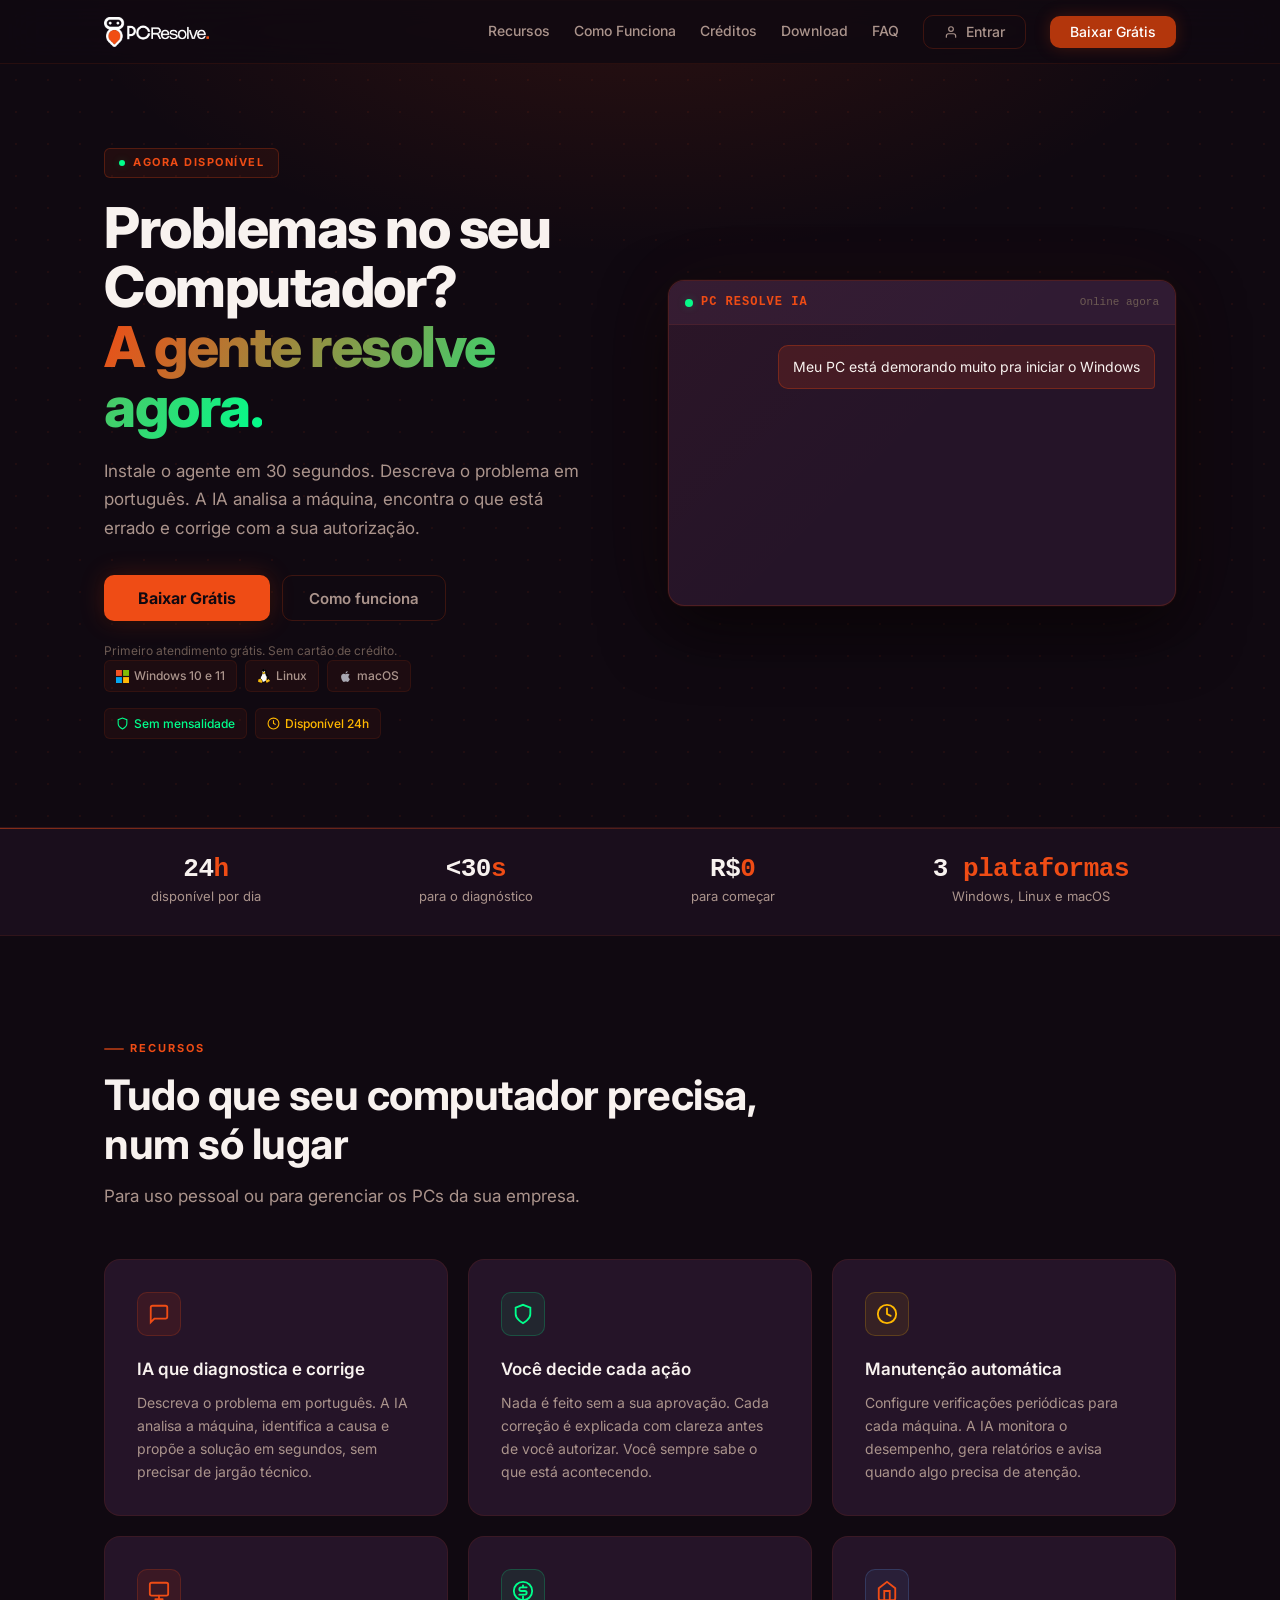
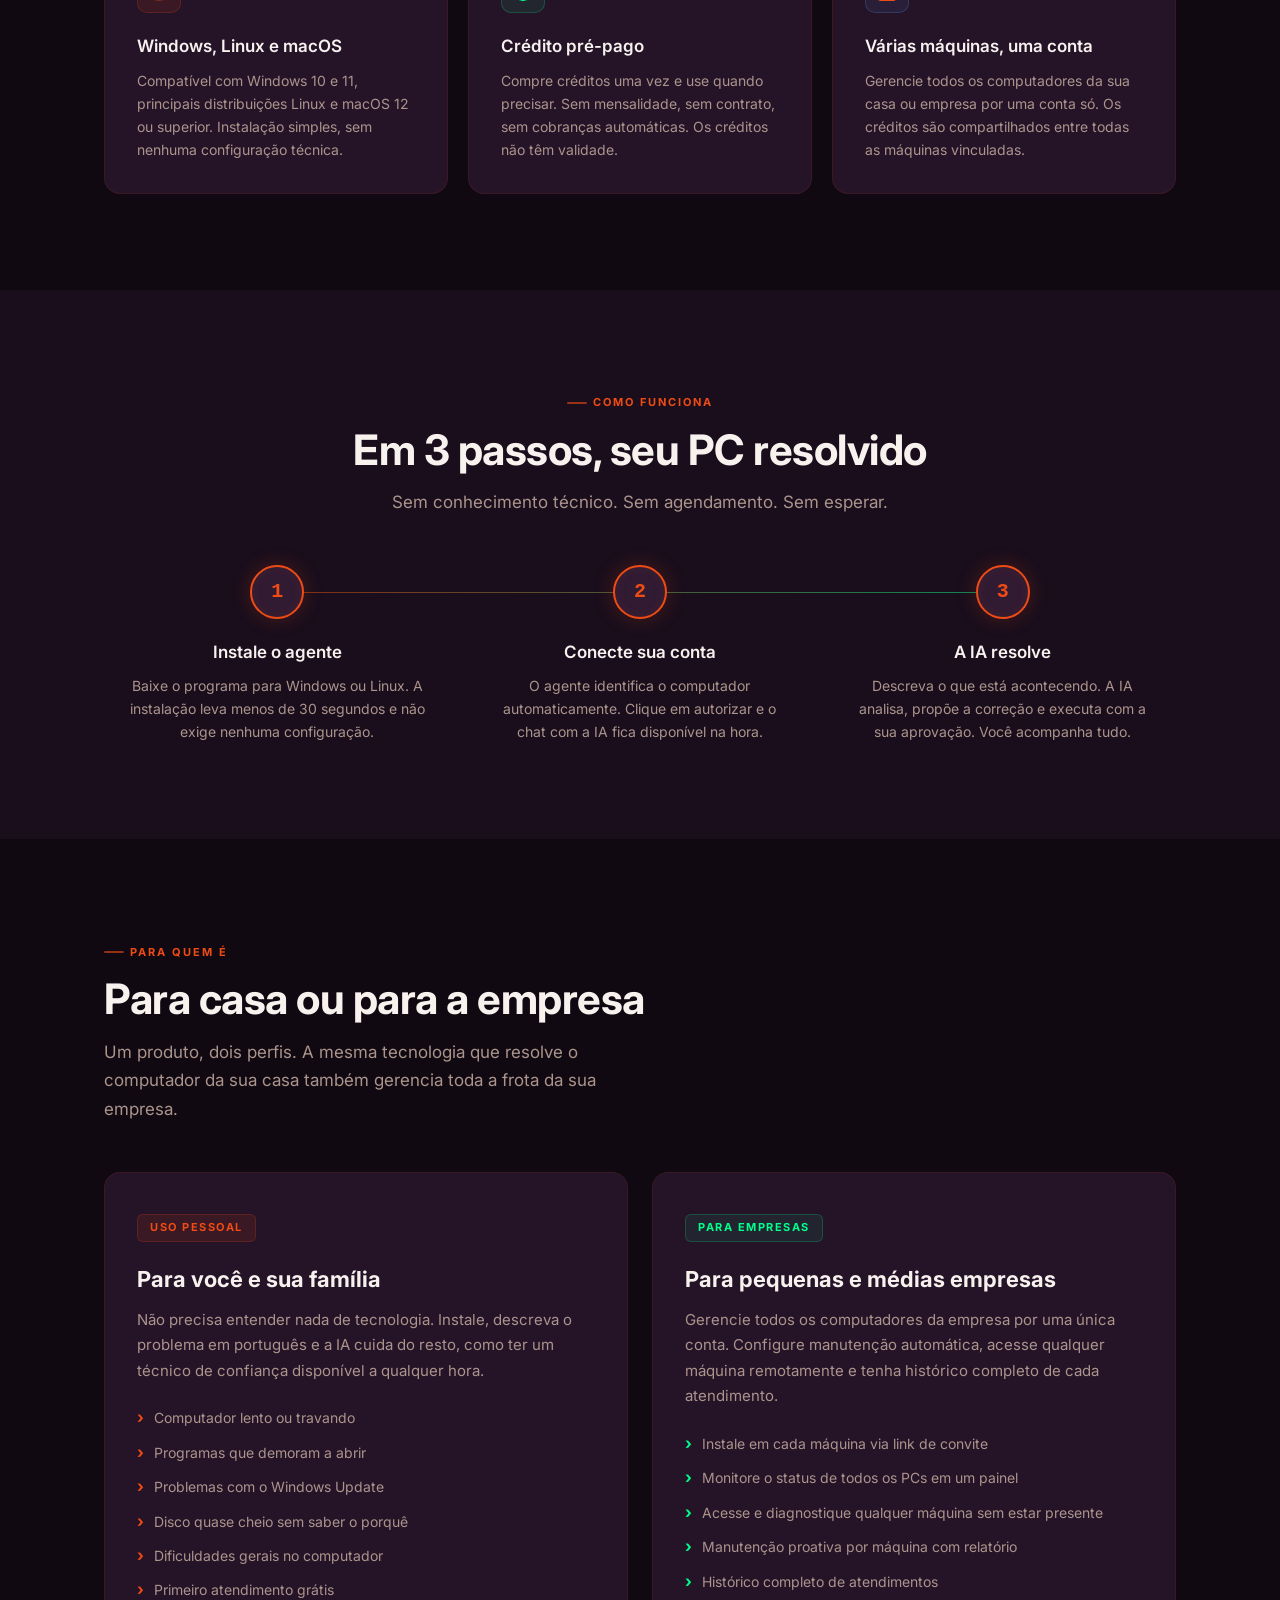
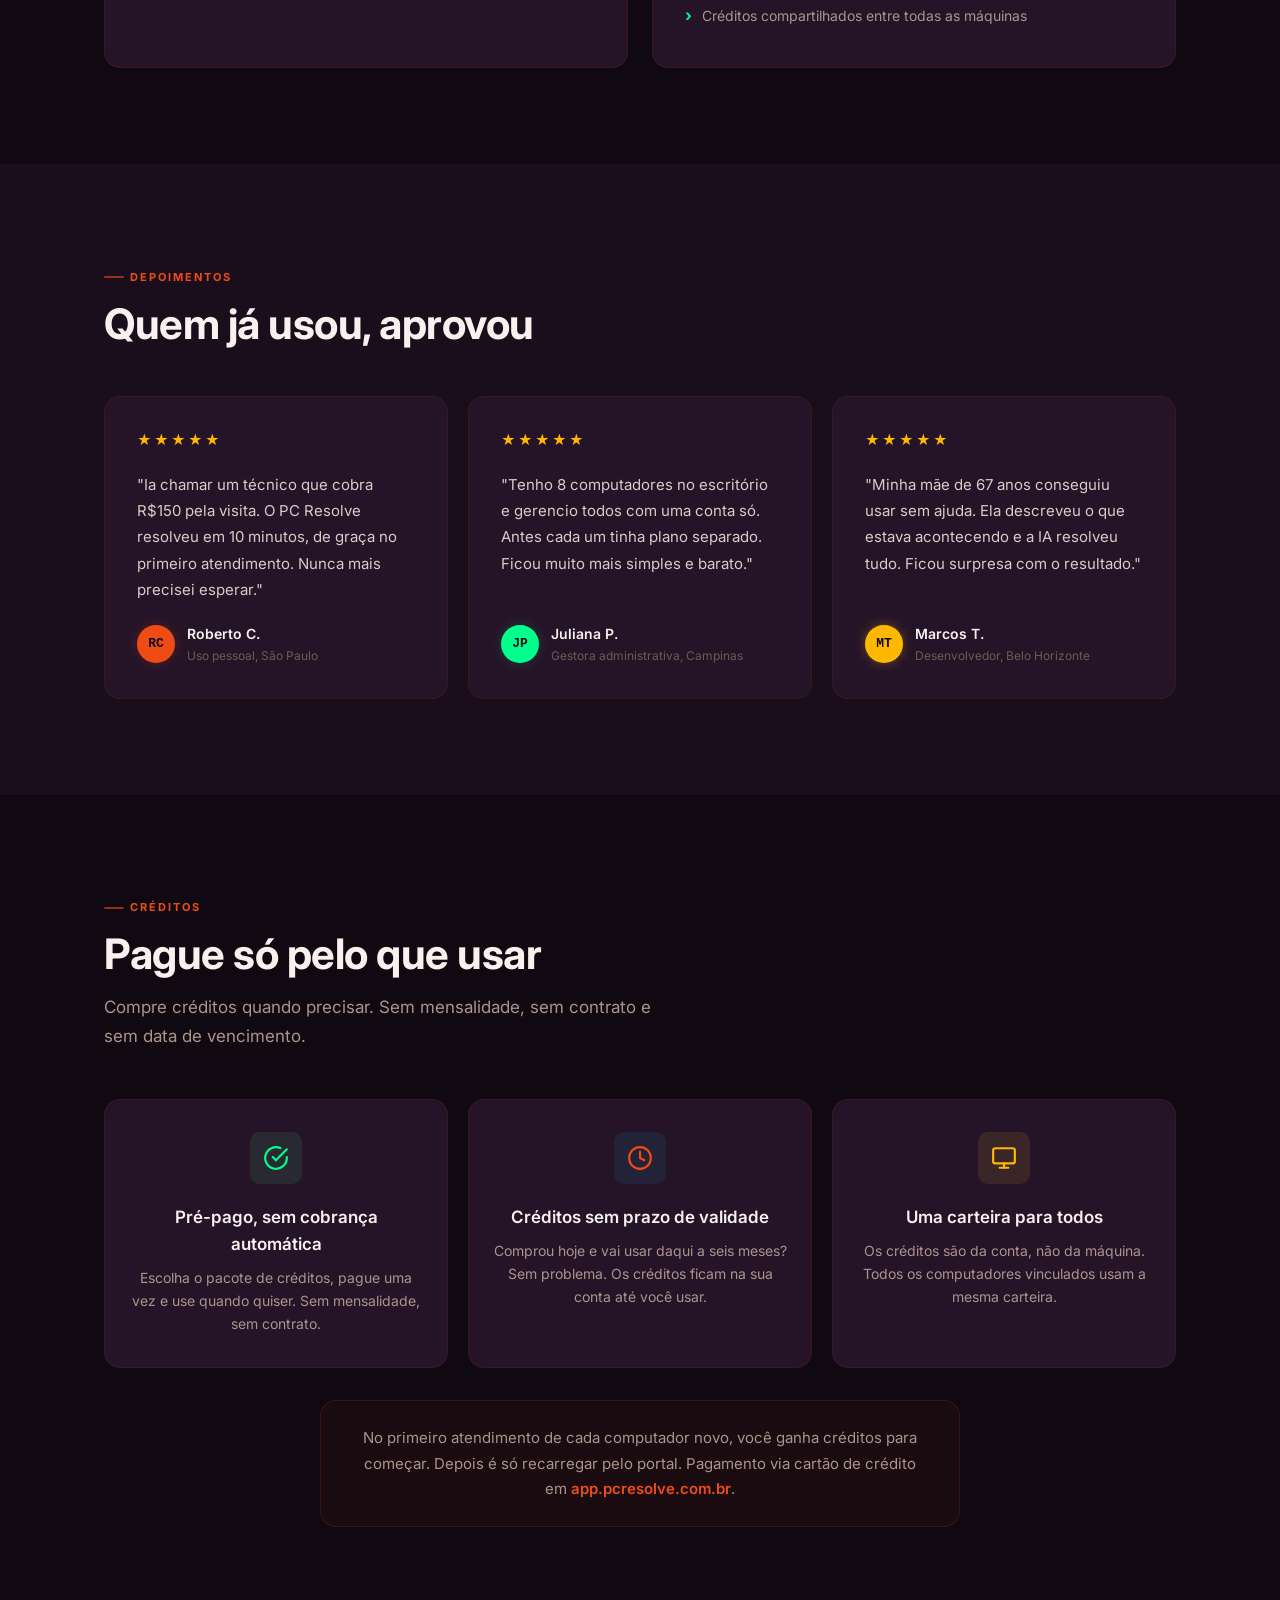
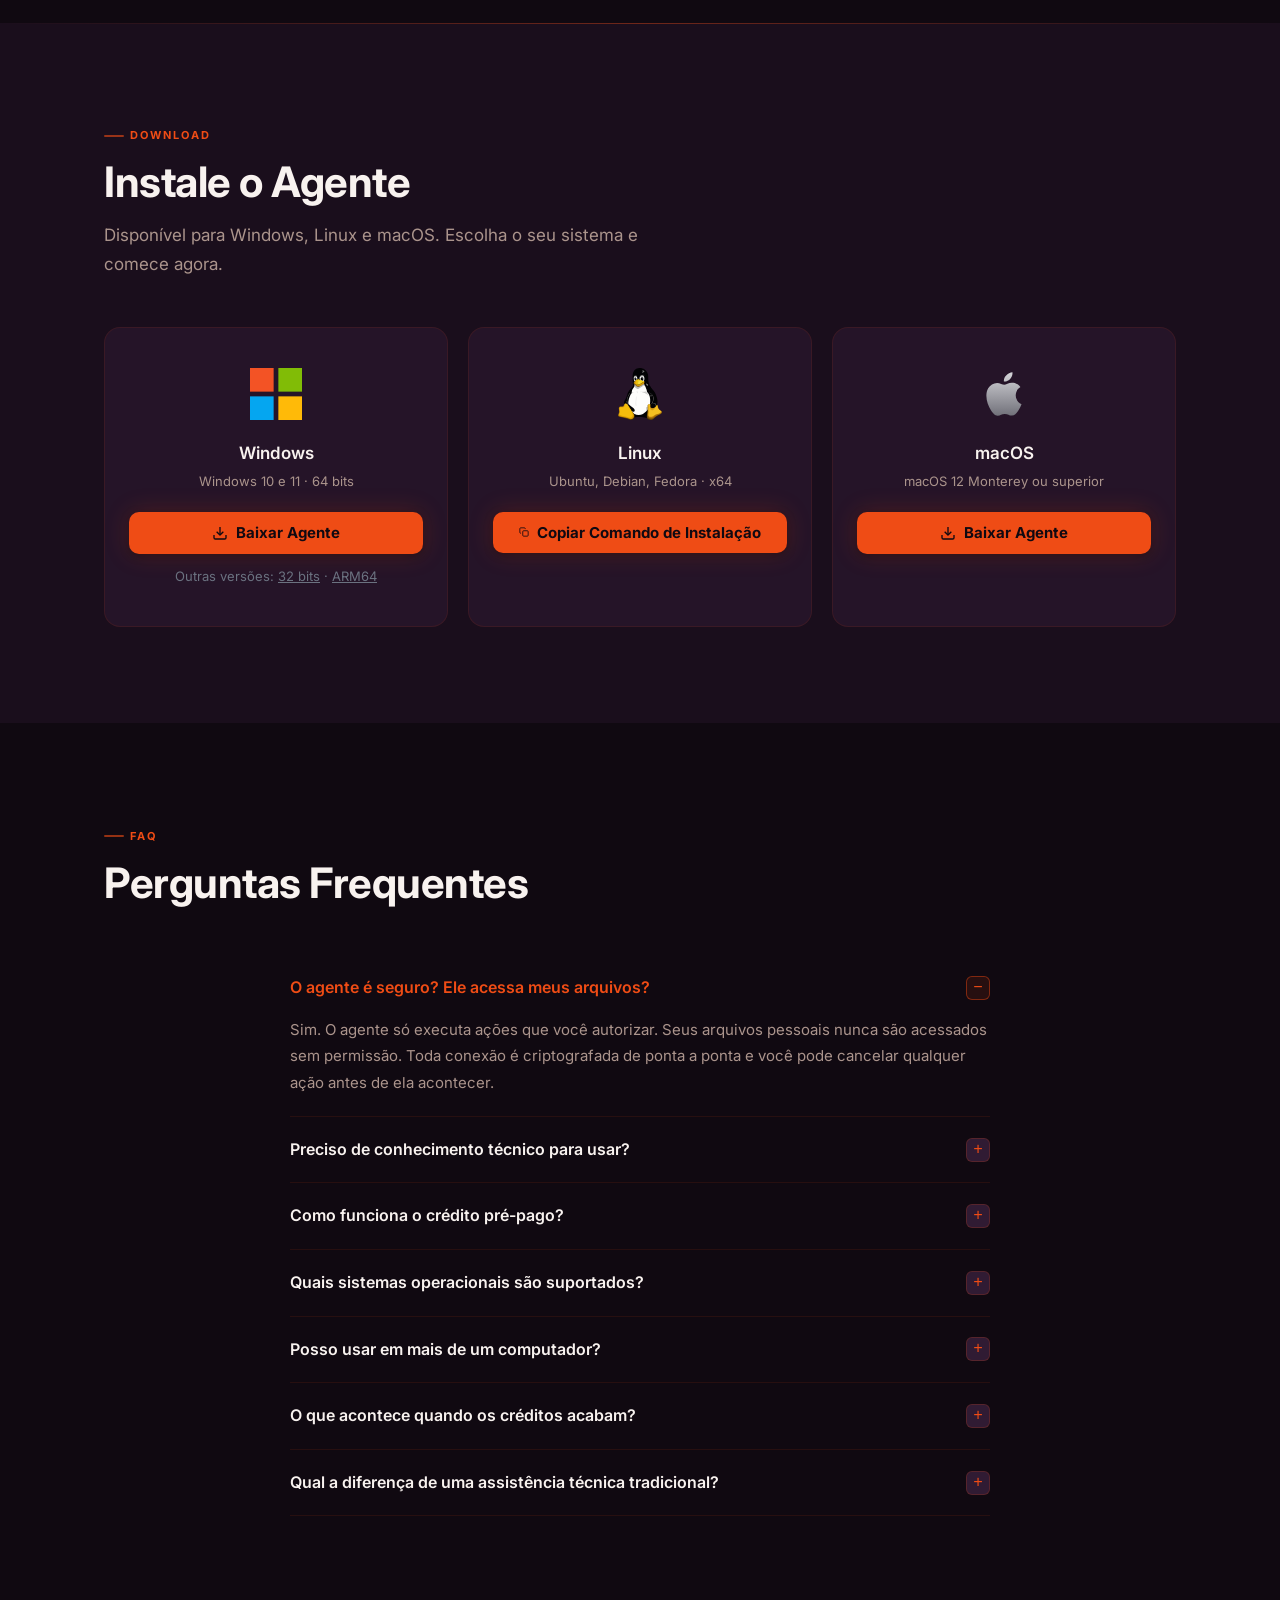
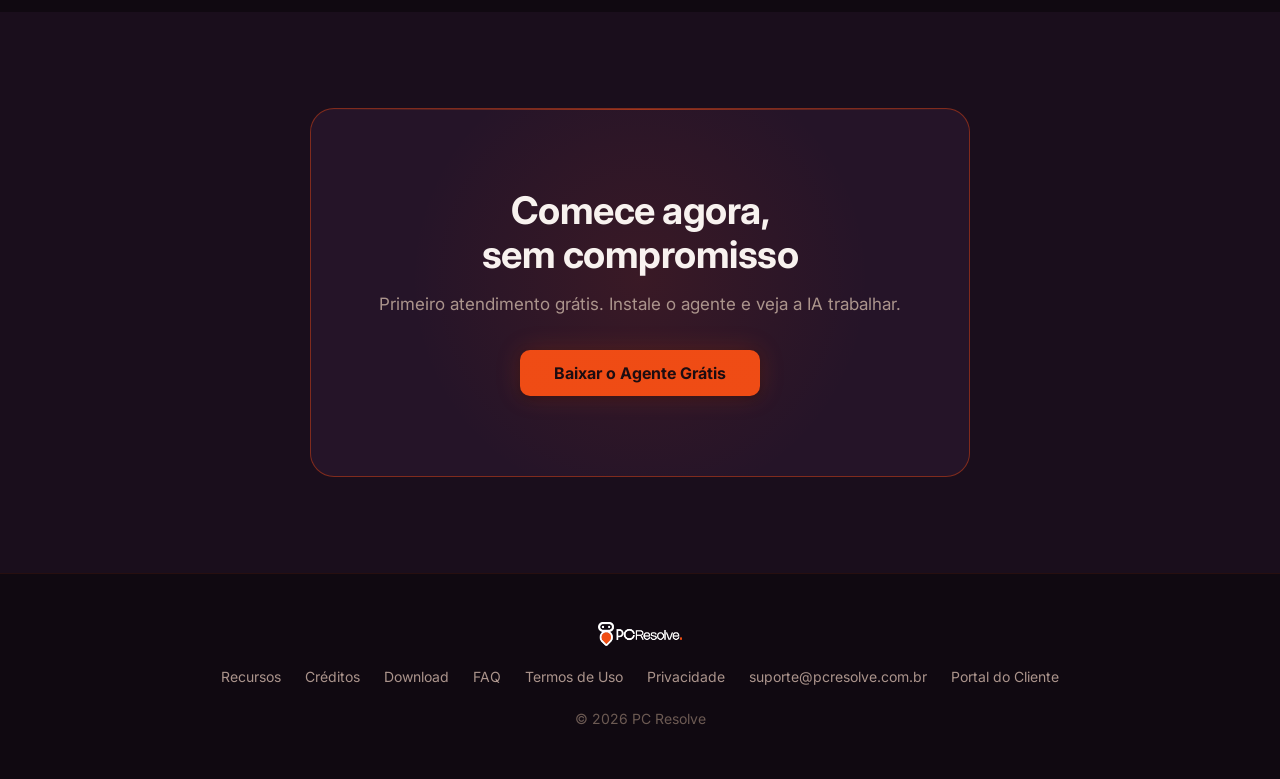
<file: index.html>
<!DOCTYPE html>
<html lang="pt-BR">
<head>
  <meta charset="UTF-8">
  <meta name="viewport" content="width=device-width, initial-scale=1.0">
  <title>PC Resolve — Suporte Inteligente para seu Computador</title>
  <meta name="description" content="IA que diagnostica e resolve problemas do seu computador em segundos. Primeiro atendimento grátis. Crédito pré-pago, sem mensalidade. Funciona no Windows, Linux e macOS.">
  <meta name="keywords" content="suporte remoto, IA, PC, computador, manutenção, inteligência artificial, crédito pré-pago, Windows, Linux">
  <meta name="author" content="PC Resolve">
  <meta name="robots" content="index, follow">
  <link rel="canonical" href="https://pcresolve.com.br/">

  <meta property="og:title" content="PC Resolve — IA que resolve problemas do seu computador">
  <meta property="og:description" content="Diagnóstico em segundos. Correção com a sua autorização. Primeiro atendimento grátis.">
  <meta property="og:url" content="https://pcresolve.com.br/">
  <meta property="og:type" content="website">
  <meta property="og:site_name" content="PC Resolve">

  <meta name="twitter:card" content="summary_large_image">
  <meta name="twitter:title" content="PC Resolve — IA que resolve problemas do seu computador">
  <meta name="twitter:description" content="Diagnóstico em segundos. Correção com a sua autorização. Primeiro atendimento grátis.">

  <script type="application/ld+json">
  {
    "@context": "https://schema.org",
    "@type": "SoftwareApplication",
    "name": "PC Resolve",
    "applicationCategory": "UtilitiesApplication",
    "operatingSystem": "Windows, Linux, macOS",
    "description": "Suporte remoto inteligente com IA. Diagnostica e resolve problemas no computador com a autorização do usuário.",
    "offers": { "@type": "Offer", "description": "Crédito pré-pago a partir de R$19,90", "priceCurrency": "BRL" }
  }
  </script>

  <link rel="icon" type="image/svg+xml" href="img/favicon.svg?v=20260814">
  <link rel="preconnect" href="https://fonts.googleapis.com">
  <link rel="preconnect" href="https://fonts.gstatic.com" crossorigin>
  <link href="https://fonts.googleapis.com/css2?family=Inter:wght@400;500;600;700;800&display=swap" rel="stylesheet">

  <link rel="stylesheet" href="css/variables.css?v=20260814">
  <link rel="stylesheet" href="css/base.css?v=20260814">
  <link rel="stylesheet" href="css/main.css?v=20260814">
</head>
<body>

<!-- ── HEADER ── -->
<header class="header">
  <div class="header__inner">
    <a href="/" class="logo"><img src="/img/logo.png?v=20260814" alt="PC Resolve" class="logo-img"></a>

    <nav class="nav" aria-label="Principal">
      <a href="#recursos">Recursos</a>
      <a href="#como-funciona">Como Funciona</a>
      <a href="#creditos">Créditos</a>
      <a href="#download">Download</a>
      <a href="#faq">FAQ</a>
      <a href="https://app.pcresolve.com.br" class="btn btn-outline" style="padding:9px 20px;font-size:14px;" >
        <svg width="14" height="14" viewBox="0 0 24 24" fill="none" stroke="currentColor" stroke-width="2" stroke-linecap="round" aria-hidden="true">
          <path d="M20 21v-2a4 4 0 0 0-4-4H8a4 4 0 0 0-4 4v2"/>
          <circle cx="12" cy="7" r="4"/>
        </svg>
        Entrar
      </a>
      <a href="#download" class="btn btn-primary" style="padding:9px 20px;font-size:14px;">Baixar Grátis</a>
    </nav>

    <button class="hamburger" id="ham" aria-label="Abrir menu" aria-expanded="false" aria-controls="mobileNav">
      <span></span><span></span><span></span>
    </button>
  </div>
</header>

<nav class="mobile-nav" id="mobileNav" aria-label="Mobile">
  <a href="#recursos">Recursos</a>
  <a href="#como-funciona">Como Funciona</a>
  <a href="#creditos">Créditos</a>
  <a href="#download">Download</a>
  <a href="#faq">FAQ</a>
  <a href="https://app.pcresolve.com.br" class="btn btn-outline" style="margin-top:8px;justify-content:center;" >Entrar no Portal</a>
  <a href="#download" class="btn btn-primary" style="justify-content:center;">Baixar Grátis</a>
</nav>


<!-- ── HERO ── -->
<section class="hero" id="inicio">
  <div class="container">
    <div class="hero__layout">

      <!-- Texto -->
      <div>
        <div class="hero__badge">Agora disponível</div>
        <h1>
          Problemas no seu Computador?<br>
          <span>A gente resolve agora.</span>
        </h1>
        <p class="hero__sub">
          Instale o agente em 30 segundos. Descreva o problema em português.
          A IA analisa a máquina, encontra o que está errado e corrige com a sua autorização.
        </p>
        <div class="hero__cta">
          <a href="#download" class="btn btn-primary btn-lg">Baixar Grátis</a>
          <a href="#como-funciona" class="btn btn-outline">Como funciona</a>
        </div>
        <p class="hero__free-note">Primeiro atendimento grátis. Sem cartão de crédito.</p>
        <div class="hero__pills">
          <span class="pill">
            <svg width="13" height="13" viewBox="0 0 88 88" aria-hidden="true">
              <rect x="0"  y="0"  width="40" height="40" fill="#F35325"/>
              <rect x="48" y="0"  width="40" height="40" fill="#81BC06"/>
              <rect x="0"  y="48" width="40" height="40" fill="#05A6F0"/>
              <rect x="48" y="48" width="40" height="40" fill="#FFBA08"/>
            </svg>
            Windows 10 e 11
          </span>
          <span class="pill">
            <img src="img/tux.svg" width="14" height="14" alt="" aria-hidden="true" style="object-fit:contain;">
            Linux
          </span>
          <span class="pill">
            <svg width="13" height="13" viewBox="0 0 24 24" fill="#A8A8B3" aria-hidden="true">
              <path d="M18.71 19.5c-.83 1.24-1.71 2.45-3.05 2.47-1.34.03-1.77-.79-3.29-.79-1.53 0-2 .77-3.27.82-1.31.05-2.3-1.32-3.14-2.53C4.25 17 2.94 12.45 4.7 9.39c.87-1.52 2.43-2.48 4.12-2.51 1.28-.02 2.5.87 3.29.87.78 0 2.26-1.07 3.81-.92.65.03 2.47.26 3.64 1.98-.09.06-2.17 1.28-2.15 3.81.03 3.02 2.65 4.03 2.68 4.04-.03.07-.42 1.44-1.38 2.83M13 3.5c.73-.83 1.93-1.38 2.9-1.5.14 1.08-.32 2.17-.97 2.92-.7.8-1.86 1.42-2.97 1.33-.16-1.04.32-2.06 1.04-2.75"/>
            </svg>
            macOS
          </span>
          <span class="pill-break"></span>
          <span class="pill" style="color:var(--green);">
            <svg width="13" height="13" viewBox="0 0 24 24" fill="none" stroke="var(--green)" stroke-width="2" aria-hidden="true">
              <path d="M12 22s8-4 8-10V5l-8-3-8 3v7c0 6 8 10 8 10z"/>
            </svg>
            Sem mensalidade
          </span>
          <span class="pill" style="color:var(--amber);">
            <svg width="13" height="13" viewBox="0 0 24 24" fill="none" stroke="var(--amber)" stroke-width="2" aria-hidden="true">
              <circle cx="12" cy="12" r="10"/><path d="M12 6v6l4 2"/>
            </svg>
            Disponível 24h
          </span>
        </div>
      </div>

      <!-- Chat mockup -->
      <div class="chat-window" role="img" aria-label="Demonstração do chat com a IA do PC Resolve">
        <div class="chat-topbar">
          <div class="chat-topbar__dot" aria-hidden="true"></div>
          <span class="chat-topbar__name">PC Resolve IA</span>
          <span class="chat-topbar__status">Online agora</span>
        </div>
        <div class="chat-body" id="chatMessages" aria-live="polite"></div>
        <div class="chat-actions" id="chatActions" style="display:none;">
          <a href="#download" class="btn btn-primary">Autorizar Limpeza</a>
          <button class="btn btn-outline">Ver Detalhes</button>
        </div>
      </div>

    </div>
  </div>
</section>


<!-- ── STATS ── -->
<div class="stats-bar" aria-label="Destaques do produto">
  <div class="stats-bar__inner" data-stagger>
    <div class="stat">
      <div class="stat__value">24<em>h</em></div>
      <div class="stat__label">disponível por dia</div>
    </div>
    <div class="stat">
      <div class="stat__value">&lt;30<em>s</em></div>
      <div class="stat__label">para o diagnóstico</div>
    </div>
    <div class="stat">
      <div class="stat__value">R$<em>0</em></div>
      <div class="stat__label">para começar</div>
    </div>
    <div class="stat">
      <div class="stat__value">3<em> plataformas</em></div>
      <div class="stat__label">Windows, Linux e macOS</div>
    </div>
  </div>
</div>


<!-- ── RECURSOS ── -->
<section id="recursos" class="section">
  <div class="container">
    <span class="label" data-reveal>Recursos</span>
    <h2 data-reveal>Tudo que seu computador precisa,<br>num só lugar</h2>
    <p class="subtitle" data-reveal>Para uso pessoal ou para gerenciar os PCs da sua empresa.</p>

    <div class="features-grid" data-stagger>

      <div class="feature-card">
        <div class="feature-icon feature-icon--cyan" aria-hidden="true">
          <svg width="22" height="22" viewBox="0 0 24 24" fill="none" stroke="var(--cyan)" stroke-width="2" stroke-linecap="round">
            <path d="M21 15a2 2 0 0 1-2 2H7l-4 4V5a2 2 0 0 1 2-2h14a2 2 0 0 1 2 2z"/>
          </svg>
        </div>
        <h3>IA que diagnostica e corrige</h3>
        <p>Descreva o problema em português. A IA analisa a máquina, identifica a causa e propõe a solução em segundos, sem precisar de jargão técnico.</p>
      </div>

      <div class="feature-card">
        <div class="feature-icon feature-icon--green" aria-hidden="true">
          <svg width="22" height="22" viewBox="0 0 24 24" fill="none" stroke="var(--green)" stroke-width="2" stroke-linecap="round">
            <path d="M12 22s8-4 8-10V5l-8-3-8 3v7c0 6 8 10 8 10z"/>
          </svg>
        </div>
        <h3>Você decide cada ação</h3>
        <p>Nada é feito sem a sua aprovação. Cada correção é explicada com clareza antes de você autorizar. Você sempre sabe o que está acontecendo.</p>
      </div>

      <div class="feature-card">
        <div class="feature-icon feature-icon--amber" aria-hidden="true">
          <svg width="22" height="22" viewBox="0 0 24 24" fill="none" stroke="var(--amber)" stroke-width="2" stroke-linecap="round">
            <circle cx="12" cy="12" r="10"/><polyline points="12 6 12 12 16 14"/>
          </svg>
        </div>
        <h3>Manutenção automática</h3>
        <p>Configure verificações periódicas para cada máquina. A IA monitora o desempenho, gera relatórios e avisa quando algo precisa de atenção.</p>
      </div>

      <div class="feature-card">
        <div class="feature-icon feature-icon--cyan" aria-hidden="true">
          <svg width="22" height="22" viewBox="0 0 24 24" fill="none" stroke="var(--cyan)" stroke-width="2" stroke-linecap="round">
            <rect x="2" y="3" width="20" height="14" rx="2"/>
            <line x1="8" y1="21" x2="16" y2="21"/>
            <line x1="12" y1="17" x2="12" y2="21"/>
          </svg>
        </div>
        <h3>Windows, Linux e macOS</h3>
        <p>Compatível com Windows 10 e 11, principais distribuições Linux e macOS 12 ou superior. Instalação simples, sem nenhuma configuração técnica.</p>
      </div>

      <div class="feature-card">
        <div class="feature-icon feature-icon--green" aria-hidden="true">
          <svg width="22" height="22" viewBox="0 0 24 24" fill="none" stroke="var(--green)" stroke-width="2" stroke-linecap="round">
            <circle cx="12" cy="12" r="10"/>
            <path d="M16 8h-6a2 2 0 1 0 0 4h4a2 2 0 1 1 0 4H8"/>
            <line x1="12" y1="18" x2="12" y2="22"/><line x1="12" y1="6" x2="12" y2="8"/>
          </svg>
        </div>
        <h3>Crédito pré-pago</h3>
        <p>Compre créditos uma vez e use quando precisar. Sem mensalidade, sem contrato, sem cobranças automáticas. Os créditos não têm validade.</p>
      </div>

      <div class="feature-card">
        <div class="feature-icon feature-icon--blue" aria-hidden="true">
          <svg width="22" height="22" viewBox="0 0 24 24" fill="none" stroke="var(--cyan)" stroke-width="2" stroke-linecap="round">
            <path d="M3 9l9-7 9 7v11a2 2 0 0 1-2 2H5a2 2 0 0 1-2-2z"/>
            <polyline points="9 22 9 12 15 12 15 22"/>
          </svg>
        </div>
        <h3>Várias máquinas, uma conta</h3>
        <p>Gerencie todos os computadores da sua casa ou empresa por uma conta só. Os créditos são compartilhados entre todas as máquinas vinculadas.</p>
      </div>

    </div>
  </div>
</section>


<!-- ── COMO FUNCIONA ── -->
<section id="como-funciona" class="section section--alt">
  <div class="container" style="text-align:center;">
    <span class="label" data-reveal>Como Funciona</span>
    <h2 data-reveal>Em 3 passos, seu PC resolvido</h2>
    <p class="subtitle" data-reveal style="margin:0 auto;">Sem conhecimento técnico. Sem agendamento. Sem esperar.</p>

    <div class="steps" data-stagger>
      <div class="step">
        <div class="step__num" aria-hidden="true">1</div>
        <h3>Instale o agente</h3>
        <p>Baixe o programa para Windows ou Linux. A instalação leva menos de 30 segundos e não exige nenhuma configuração.</p>
      </div>
      <div class="step">
        <div class="step__num" aria-hidden="true">2</div>
        <h3>Conecte sua conta</h3>
        <p>O agente identifica o computador automaticamente. Clique em autorizar e o chat com a IA fica disponível na hora.</p>
      </div>
      <div class="step">
        <div class="step__num" aria-hidden="true">3</div>
        <h3>A IA resolve</h3>
        <p>Descreva o que está acontecendo. A IA analisa, propõe a correção e executa com a sua aprovação. Você acompanha tudo.</p>
      </div>
    </div>
  </div>
</section>


<!-- ── PARA QUEM ── -->
<section id="para-quem" class="section">
  <div class="container">
    <span class="label" data-reveal>Para quem é</span>
    <h2 data-reveal>Para casa ou para a empresa</h2>
    <p class="subtitle" data-reveal>Um produto, dois perfis. A mesma tecnologia que resolve o computador da sua casa também gerencia toda a frota da sua empresa.</p>

    <div class="audience-grid">

      <div class="audience-card audience-card--personal" data-reveal>
        <span class="audience-tag audience-tag--personal">Uso Pessoal</span>
        <h3>Para você e sua família</h3>
        <p>Não precisa entender nada de tecnologia. Instale, descreva o problema em português e a IA cuida do resto, como ter um técnico de confiança disponível a qualquer hora.</p>
        <ul>
          <li>Computador lento ou travando</li>
          <li>Programas que demoram a abrir</li>
          <li>Problemas com o Windows Update</li>
          <li>Disco quase cheio sem saber o porquê</li>
          <li>Dificuldades gerais no computador</li>
          <li>Primeiro atendimento grátis</li>
        </ul>
      </div>

      <div class="audience-card audience-card--business" data-reveal>
        <span class="audience-tag audience-tag--business">Para Empresas</span>
        <h3>Para pequenas e médias empresas</h3>
        <p>Gerencie todos os computadores da empresa por uma única conta. Configure manutenção automática, acesse qualquer máquina remotamente e tenha histórico completo de cada atendimento.</p>
        <ul>
          <li>Instale em cada máquina via link de convite</li>
          <li>Monitore o status de todos os PCs em um painel</li>
          <li>Acesse e diagnostique qualquer máquina sem estar presente</li>
          <li>Manutenção proativa por máquina com relatório</li>
          <li>Histórico completo de atendimentos</li>
          <li>Créditos compartilhados entre todas as máquinas</li>
        </ul>
      </div>

    </div>
  </div>
</section>


<!-- ── DEPOIMENTOS ── -->
<section id="depoimentos" class="section section--alt">
  <div class="container">
    <span class="label" data-reveal>Depoimentos</span>
    <h2 data-reveal>Quem já usou, aprovou</h2>

    <div class="testimonials-grid" data-stagger>

      <div class="tcard">
        <div class="tcard__stars" aria-label="5 estrelas">★★★★★</div>
        <blockquote>
          "Ia chamar um técnico que cobra R$150 pela visita.
          O PC Resolve resolveu em 10 minutos, de graça no primeiro atendimento.
          Nunca mais precisei esperar."
        </blockquote>
        <div class="tcard__author">
          <div class="avatar avatar--1" aria-hidden="true">RC</div>
          <div>
            <div class="tcard__name">Roberto C.</div>
            <div class="tcard__role">Uso pessoal, São Paulo</div>
          </div>
        </div>
      </div>

      <div class="tcard">
        <div class="tcard__stars" aria-label="5 estrelas">★★★★★</div>
        <blockquote>
          "Tenho 8 computadores no escritório e gerencio todos com uma conta só.
          Antes cada um tinha plano separado.
          Ficou muito mais simples e barato."
        </blockquote>
        <div class="tcard__author">
          <div class="avatar avatar--2" aria-hidden="true">JP</div>
          <div>
            <div class="tcard__name">Juliana P.</div>
            <div class="tcard__role">Gestora administrativa, Campinas</div>
          </div>
        </div>
      </div>

      <div class="tcard">
        <div class="tcard__stars" aria-label="5 estrelas">★★★★★</div>
        <blockquote>
          "Minha mãe de 67 anos conseguiu usar sem ajuda.
          Ela descreveu o que estava acontecendo e a IA resolveu tudo.
          Ficou surpresa com o resultado."
        </blockquote>
        <div class="tcard__author">
          <div class="avatar avatar--3" aria-hidden="true">MT</div>
          <div>
            <div class="tcard__name">Marcos T.</div>
            <div class="tcard__role">Desenvolvedor, Belo Horizonte</div>
          </div>
        </div>
      </div>

    </div>
  </div>
</section>


<!-- ── CRÉDITOS ── -->
<section id="creditos" class="section">
  <div class="container">
    <span class="label" data-reveal>Créditos</span>
    <h2 data-reveal>Pague só pelo que usar</h2>
    <p class="subtitle" data-reveal>Compre créditos quando precisar. Sem mensalidade, sem contrato e sem data de vencimento.</p>

    <div class="credits-grid" data-stagger>

      <div class="credit-card">
        <div class="credit-icon" style="background:rgba(74,222,128,.1);" aria-hidden="true">
          <svg width="26" height="26" viewBox="0 0 24 24" fill="none" stroke="var(--green)" stroke-width="2" stroke-linecap="round">
            <path d="M22 11.08V12a10 10 0 1 1-5.93-9.14"/><polyline points="22 4 12 14.01 9 11.01"/>
          </svg>
        </div>
        <h3>Pré-pago, sem cobrança automática</h3>
        <p>Escolha o pacote de créditos, pague uma vez e use quando quiser. Sem mensalidade, sem contrato.</p>
      </div>

      <div class="credit-card">
        <div class="credit-icon" style="background:rgba(0,200,255,.08);" aria-hidden="true">
          <svg width="26" height="26" viewBox="0 0 24 24" fill="none" stroke="var(--cyan)" stroke-width="2" stroke-linecap="round">
            <circle cx="12" cy="12" r="10"/><path d="M12 6v6l4 2"/>
          </svg>
        </div>
        <h3>Créditos sem prazo de validade</h3>
        <p>Comprou hoje e vai usar daqui a seis meses? Sem problema. Os créditos ficam na sua conta até você usar.</p>
      </div>

      <div class="credit-card">
        <div class="credit-icon" style="background:rgba(251,191,36,.1);" aria-hidden="true">
          <svg width="26" height="26" viewBox="0 0 24 24" fill="none" stroke="var(--amber)" stroke-width="2" stroke-linecap="round">
            <rect x="2" y="3" width="20" height="14" rx="2"/>
            <line x1="8" y1="21" x2="16" y2="21"/>
            <line x1="12" y1="17" x2="12" y2="21"/>
          </svg>
        </div>
        <h3>Uma carteira para todos</h3>
        <p>Os créditos são da conta, não da máquina. Todos os computadores vinculados usam a mesma carteira.</p>
      </div>

    </div>

    <div class="credits-note" data-reveal>
      <p>
        No primeiro atendimento de cada computador novo, você ganha créditos para começar.
        Depois é só recarregar pelo portal.
        Pagamento via cartão de crédito em <strong>app.pcresolve.com.br</strong>.
      </p>
    </div>
  </div>
</section>


<!-- ── DOWNLOAD ── -->
<section id="download" class="section section--alt">
  <div class="container">
    <span class="label" data-reveal>Download</span>
    <h2 data-reveal>Instale o Agente</h2>
    <p class="subtitle" data-reveal>Disponível para Windows, Linux e macOS. Escolha o seu sistema e comece agora.</p>

    <div class="download-grid" data-stagger>

      <!-- Windows -->
      <div class="dl-card">
        <svg class="dl-icon" viewBox="0 0 88 88" aria-label="Windows">
          <rect x="0"  y="0"  width="40" height="40" fill="#F35325"/>
          <rect x="48" y="0"  width="40" height="40" fill="#81BC06"/>
          <rect x="0"  y="48" width="40" height="40" fill="#05A6F0"/>
          <rect x="48" y="48" width="40" height="40" fill="#FFBA08"/>
        </svg>
        <h3>Windows</h3>
        <p class="dl-card__sub">Windows 10 e 11 &middot; 64 bits</p>
        <a href="https://agent.pcresolve.com.br/meshagents?id=4&meshid=3gFf9xLcAVQbP5UkUNbaIDnngGXtoMfnkz04IT$pzXX5CfObIS6HZMTgv56tsGeWc9dfHAOkpSKBZpvux06Tjrgf0240DbXNYYUEWoXBi5nSpyDWf8KHNPqzEhvBMiy2w2ke64qauuVndZCaFUwH0nCaDhDSsw==" class="btn btn-primary" style="width:100%;" download>
          <svg width="16" height="16" viewBox="0 0 24 24" fill="none" stroke="currentColor" stroke-width="2" aria-hidden="true">
            <path d="M21 15v4a2 2 0 0 1-2 2H5a2 2 0 0 1-2-2v-4"/>
            <polyline points="7 10 12 15 17 10"/>
            <line x1="12" y1="15" x2="12" y2="3"/>
          </svg>
          Baixar Agente
        </a>
        <p class="dl-card__alt" style="margin-top:12px;font-size:13px;color:#6b7280;">
          Outras versões:
          <a href="https://agent.pcresolve.com.br/meshagents?id=3&meshid=3gFf9xLcAVQbP5UkUNbaIDnngGXtoMfnkz04IT$pzXX5CfObIS6HZMTgv56tsGeWc9dfHAOkpSKBZpvux06Tjrgf0240DbXNYYUEWoXBi5nSpyDWf8KHNPqzEhvBMiy2w2ke64qauuVndZCaFUwH0nCaDhDSsw==" download>32 bits</a>
          &middot;
          <a href="https://agent.pcresolve.com.br/meshagents?id=43&meshid=3gFf9xLcAVQbP5UkUNbaIDnngGXtoMfnkz04IT$pzXX5CfObIS6HZMTgv56tsGeWc9dfHAOkpSKBZpvux06Tjrgf0240DbXNYYUEWoXBi5nSpyDWf8KHNPqzEhvBMiy2w2ke64qauuVndZCaFUwH0nCaDhDSsw==" download>ARM64</a>
        </p>
      </div>

      <!-- Linux -->
      <div class="dl-card">
        <img class="dl-icon" src="img/tux.svg" alt="Linux (Tux)">
        <h3>Linux</h3>
        <p class="dl-card__sub">Ubuntu, Debian, Fedora &middot; x64</p>
        <button
          class="btn btn-primary"
          style="width:100%;"
          data-copy="(wget &quot;https://agent.pcresolve.com.br/meshagents?script=1&quot; --no-check-certificate -O ./meshinstall.sh || wget &quot;https://agent.pcresolve.com.br/meshagents?script=1&quot; --no-proxy --no-check-certificate -O ./meshinstall.sh) &amp;&amp; chmod 755 ./meshinstall.sh &amp;&amp; sudo -E ./meshinstall.sh https://agent.pcresolve.com.br '3gFf9xLcAVQbP5UkUNbaIDnngGXtoMfnkz04IT$pzXX5CfObIS6HZMTgv56tsGeWc9dfHAOkpSKBZpvux06Tjrgf0240DbXNYYUEWoXBi5nSpyDWf8KHNPqzEhvBMiy2w2ke64qauuVndZCaFUwH0nCaDhDSsw==' || ./meshinstall.sh https://agent.pcresolve.com.br '3gFf9xLcAVQbP5UkUNbaIDnngGXtoMfnkz04IT$pzXX5CfObIS6HZMTgv56tsGeWc9dfHAOkpSKBZpvux06Tjrgf0240DbXNYYUEWoXBi5nSpyDWf8KHNPqzEhvBMiy2w2ke64qauuVndZCaFUwH0nCaDhDSsw=='"
          aria-label="Copiar comando de instalação"
        >
          <svg width="14" height="14" viewBox="0 0 24 24" fill="none" stroke="currentColor" stroke-width="2" aria-hidden="true">
            <rect x="9" y="9" width="13" height="13" rx="2"/>
            <path d="M5 15H4a2 2 0 0 1-2-2V4a2 2 0 0 1 2-2h9a2 2 0 0 1 2 2v1"/>
          </svg>
          Copiar Comando de Instalação
        </button>
      </div>

      <!-- macOS -->
      <div class="dl-card">
        <svg class="dl-icon" viewBox="0 0 24 24" aria-label="macOS">
          <defs>
            <linearGradient id="appleGrad" x1="0" y1="0" x2="0" y2="1">
              <stop offset="0%" stop-color="#d4d4d8"/>
              <stop offset="100%" stop-color="#71717a"/>
            </linearGradient>
          </defs>
          <path fill="url(#appleGrad)" d="M18.71 19.5c-.83 1.24-1.71 2.45-3.05 2.47-1.34.03-1.77-.79-3.29-.79-1.53 0-2 .77-3.27.82-1.31.05-2.3-1.32-3.14-2.53C4.25 17 2.94 12.45 4.7 9.39c.87-1.52 2.43-2.48 4.12-2.51 1.28-.02 2.5.87 3.29.87.78 0 2.26-1.07 3.81-.92.65.03 2.47.26 3.64 1.98-.09.06-2.17 1.28-2.15 3.81.03 3.02 2.65 4.03 2.68 4.04-.03.07-.42 1.44-1.38 2.83M13 3.5c.73-.83 1.93-1.38 2.9-1.5.14 1.08-.32 2.17-.97 2.92-.7.8-1.86 1.42-2.97 1.33-.16-1.04.32-2.06 1.04-2.75"/>
        </svg>
        <h3>macOS</h3>
        <p class="dl-card__sub">macOS 12 Monterey ou superior</p>
        <a href="https://agent.pcresolve.com.br/meshosxagent?id=10005&meshid=3gFf9xLcAVQbP5UkUNbaIDnngGXtoMfnkz04IT$pzXX5CfObIS6HZMTgv56tsGeWc9dfHAOkpSKBZpvux06Tjrgf0240DbXNYYUEWoXBi5nSpyDWf8KHNPqzEhvBMiy2w2ke64qauuVndZCaFUwH0nCaDhDSsw==" class="btn btn-primary" style="width:100%;">
          <svg width="16" height="16" viewBox="0 0 24 24" fill="none" stroke="currentColor" stroke-width="2" aria-hidden="true">
            <path d="M21 15v4a2 2 0 0 1-2 2H5a2 2 0 0 1-2-2v-4"/>
            <polyline points="7 10 12 15 17 10"/>
            <line x1="12" y1="15" x2="12" y2="3"/>
          </svg>
          Baixar Agente
        </a>
      </div>

    </div>
  </div>
</section>


<!-- ── FAQ ── -->
<section id="faq" class="section">
  <div class="container">
    <span class="label" data-reveal>FAQ</span>
    <h2 data-reveal>Perguntas Frequentes</h2>

    <div class="faq-list" data-reveal>

      <details open>
        <summary>
          O agente é seguro? Ele acessa meus arquivos?
          <span class="faq-toggle" aria-hidden="true"></span>
        </summary>
        <p>
          Sim. O agente só executa ações que você autorizar.
          Seus arquivos pessoais nunca são acessados sem permissão.
          Toda conexão é criptografada de ponta a ponta e você pode cancelar qualquer ação antes de ela acontecer.
        </p>
      </details>

      <details>
        <summary>
          Preciso de conhecimento técnico para usar?
          <span class="faq-toggle" aria-hidden="true"></span>
        </summary>
        <p>
          Não. Você só precisa descrever o problema em português, como se estivesse conversando com um especialista.
          A IA entende e cuida do diagnóstico.
          Exemplo: "Meu PC demora muito pra ligar" já é o suficiente.
        </p>
      </details>

      <details>
        <summary>
          Como funciona o crédito pré-pago?
          <span class="faq-toggle" aria-hidden="true"></span>
        </summary>
        <p>
          Você compra créditos uma vez e usa quando precisar.
          Cada conversa com a IA consome créditos conforme o processamento.
          Os créditos não têm prazo de validade. Quando acabar, é só recarregar pelo portal.
        </p>
      </details>

      <details>
        <summary>
          Quais sistemas operacionais são suportados?
          <span class="faq-toggle" aria-hidden="true"></span>
        </summary>
        <p>
          Windows 10 e 11 (64 bits), Linux (Ubuntu, Debian, Fedora e distribuições compatíveis) e macOS 12 Monterey ou superior.
        </p>
      </details>

      <details>
        <summary>
          Posso usar em mais de um computador?
          <span class="faq-toggle" aria-hidden="true"></span>
        </summary>
        <p>
          Sim. Uma conta pode ter várias máquinas vinculadas.
          Os créditos são compartilhados entre todos os computadores da mesma conta.
          Ideal para famílias e pequenas empresas.
        </p>
      </details>

      <details>
        <summary>
          O que acontece quando os créditos acabam?
          <span class="faq-toggle" aria-hidden="true"></span>
        </summary>
        <p>
          O agente avisa quando o saldo estiver baixo.
          Quando os créditos acabam, novas interações com a IA ficam pausadas.
          É só recarregar pelo portal para retomar de onde parou.
        </p>
      </details>

      <details>
        <summary>
          Qual a diferença de uma assistência técnica tradicional?
          <span class="faq-toggle" aria-hidden="true"></span>
        </summary>
        <p>
          A assistência técnica tradicional exige agendamento, deslocamento e tempo de espera.
          O PC Resolve está disponível a qualquer hora, responde em segundos e você paga só pelo que usar.
          Sem taxa de visita, sem valor mínimo.
        </p>
      </details>

    </div>
  </div>
</section>


<!-- ── CTA FINAL ── -->
<section id="cta" class="section section--alt cta-section">
  <div class="container">
    <div class="cta-box" data-reveal>
      <h2>Comece agora,<br>sem compromisso</h2>
      <p>Primeiro atendimento grátis. Instale o agente e veja a IA trabalhar.</p>
      <a href="#download" class="btn btn-primary btn-lg">Baixar o Agente Grátis</a>
    </div>
  </div>
</section>


<!-- ── FOOTER ── -->
<footer class="footer">
  <div class="footer__inner">
    <a href="/" class="logo logo--footer"><img src="/img/logo.png?v=20260814" alt="PC Resolve" class="logo-img"></a>
    <div class="footer__links">
      <a href="#recursos">Recursos</a>
      <a href="#creditos">Créditos</a>
      <a href="#download">Download</a>
      <a href="#faq">FAQ</a>
      <a href="termos.html">Termos de Uso</a>
      <a href="privacidade.html">Privacidade</a>
      <a href="mailto:suporte@pcresolve.com.br">suporte@pcresolve.com.br</a>
      <a href="https://app.pcresolve.com.br">Portal do Cliente</a>
    </div>
    <p>© 2026 PC Resolve</p>
  </div>
</footer>


<script src="js/main.js"></script>
</body>
</html>
</file>
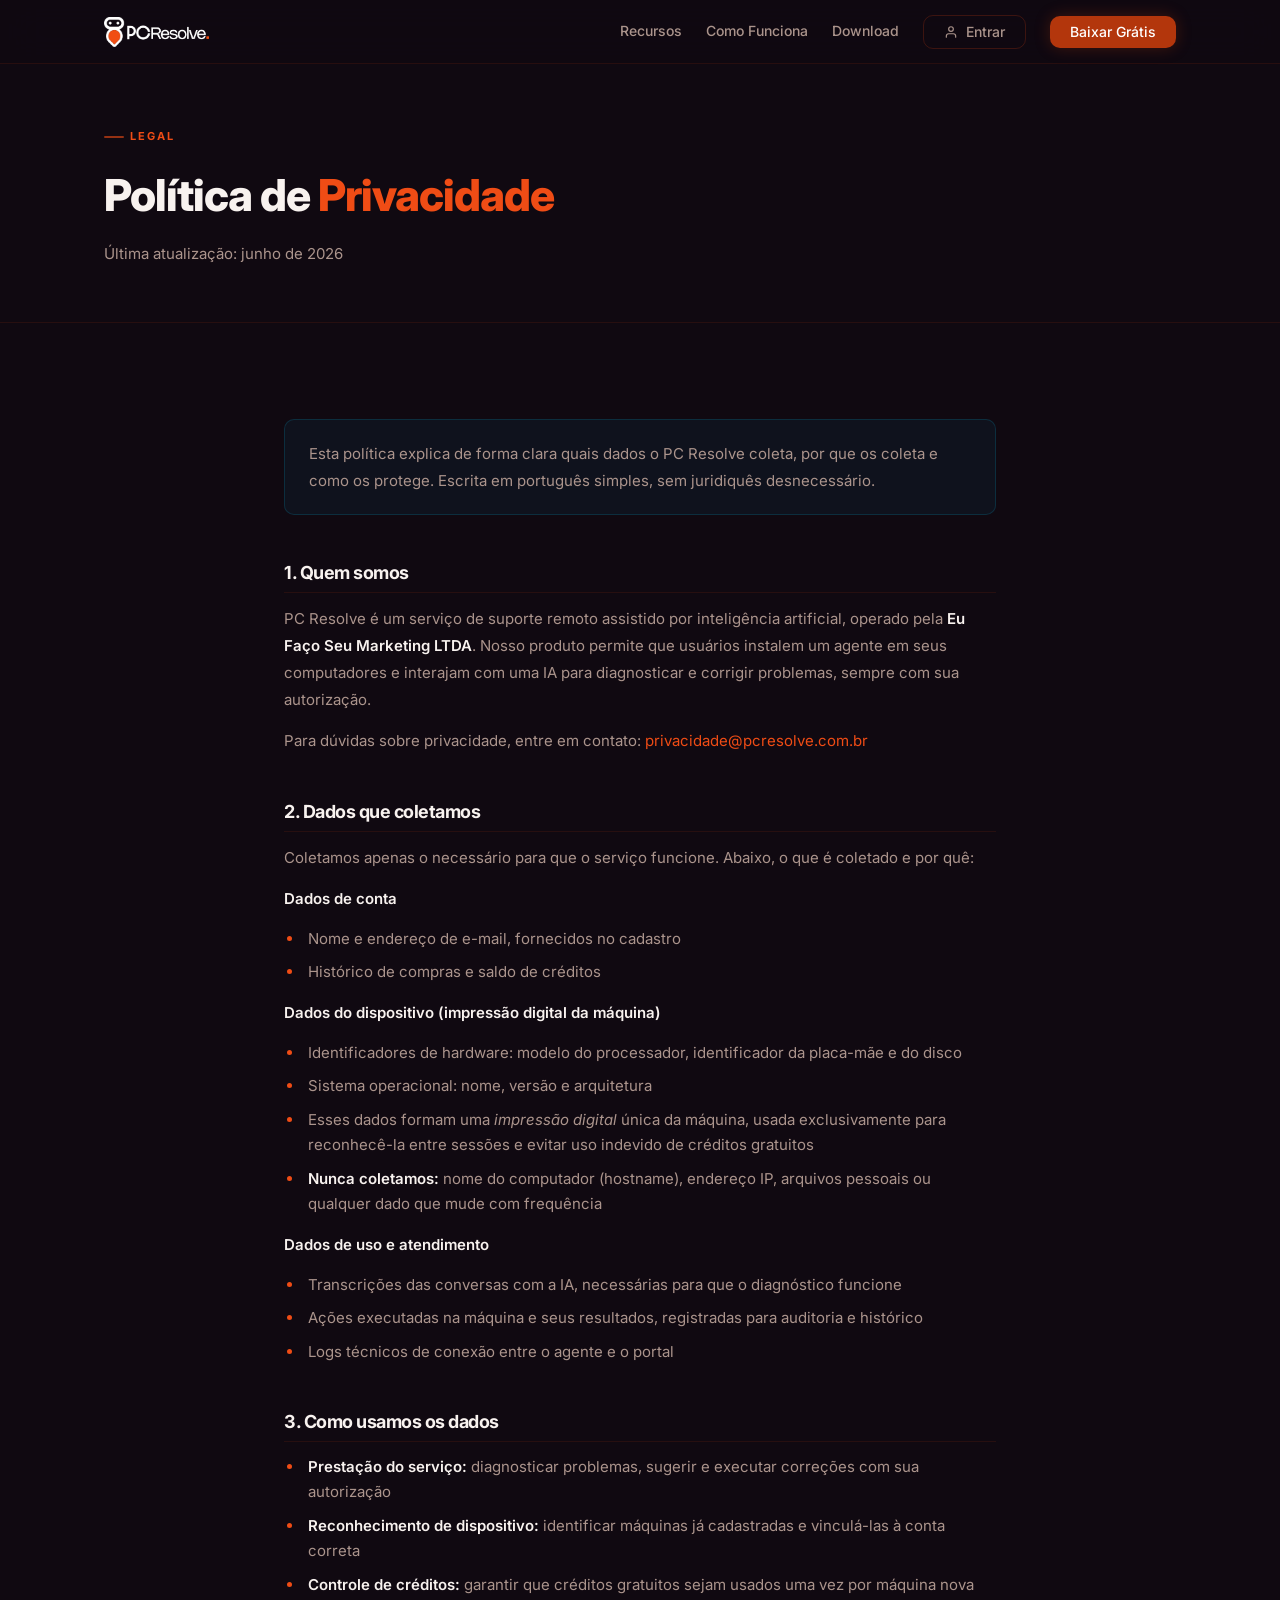
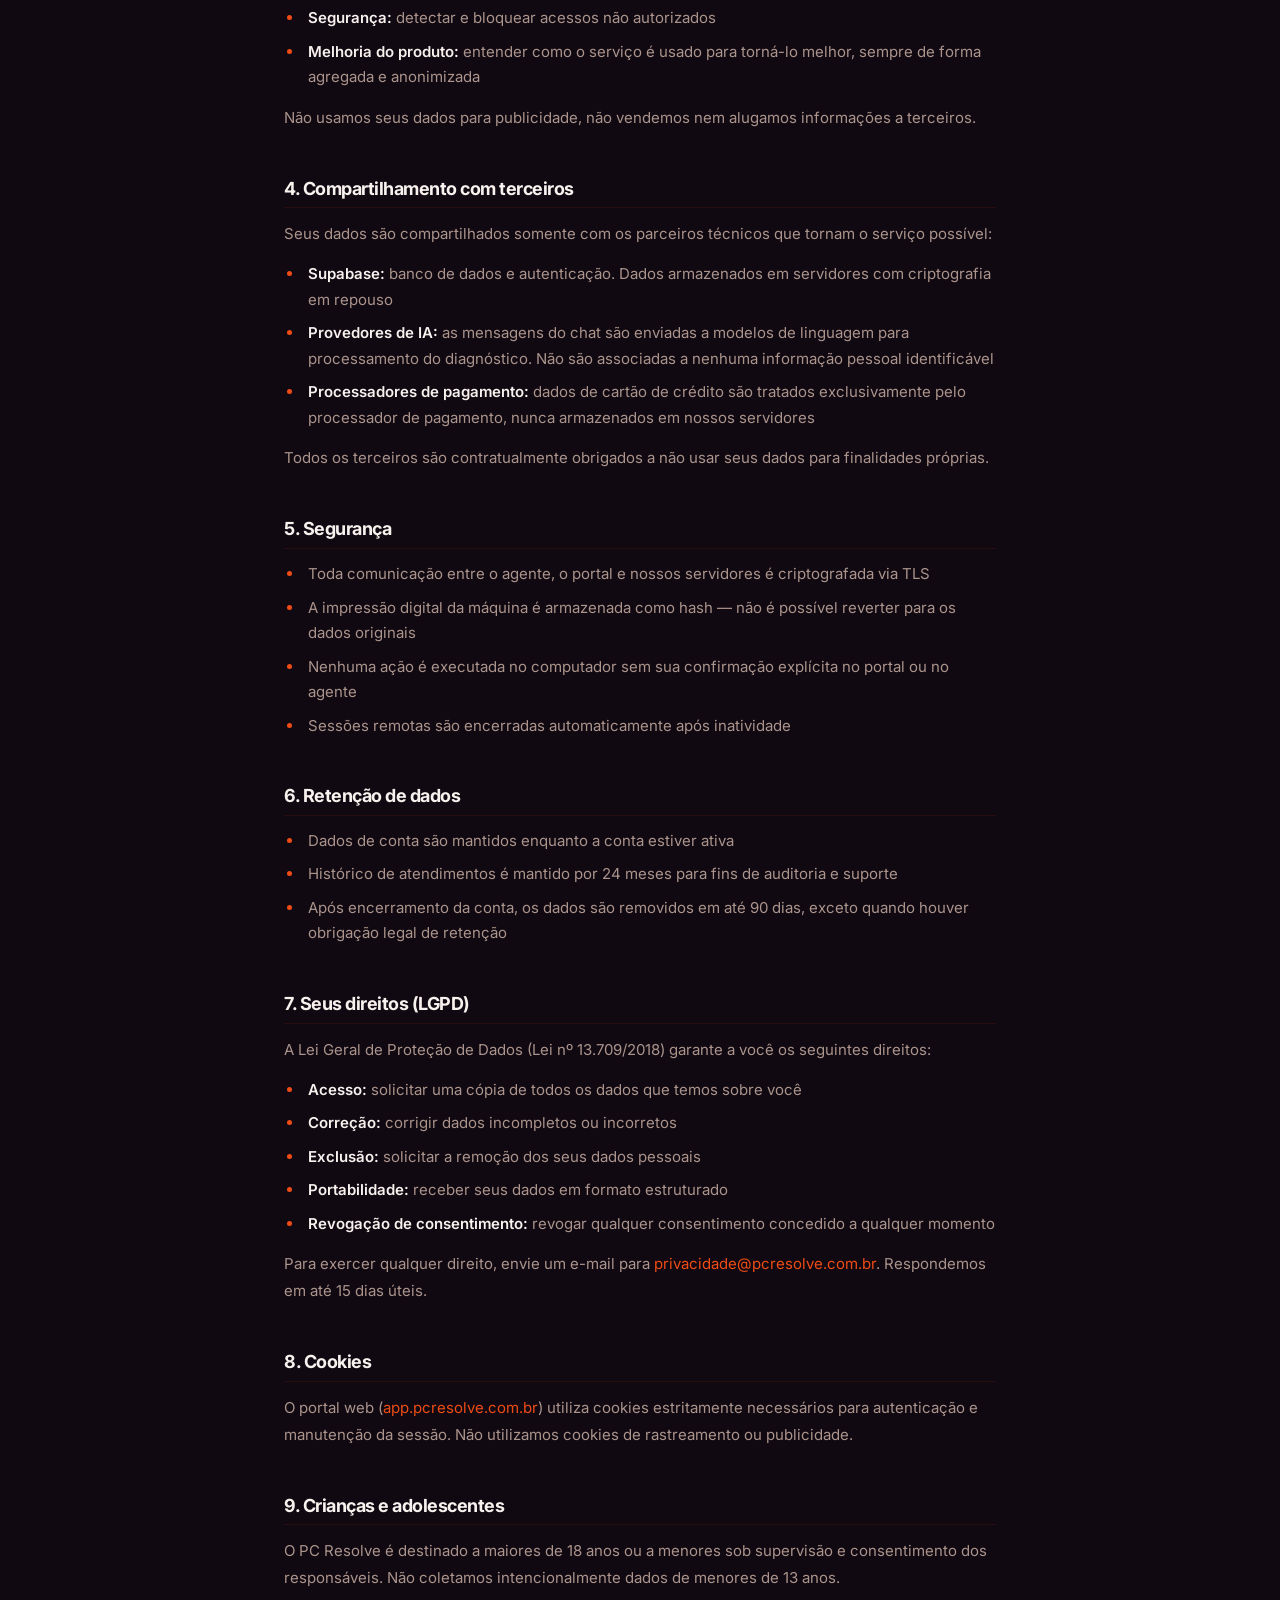
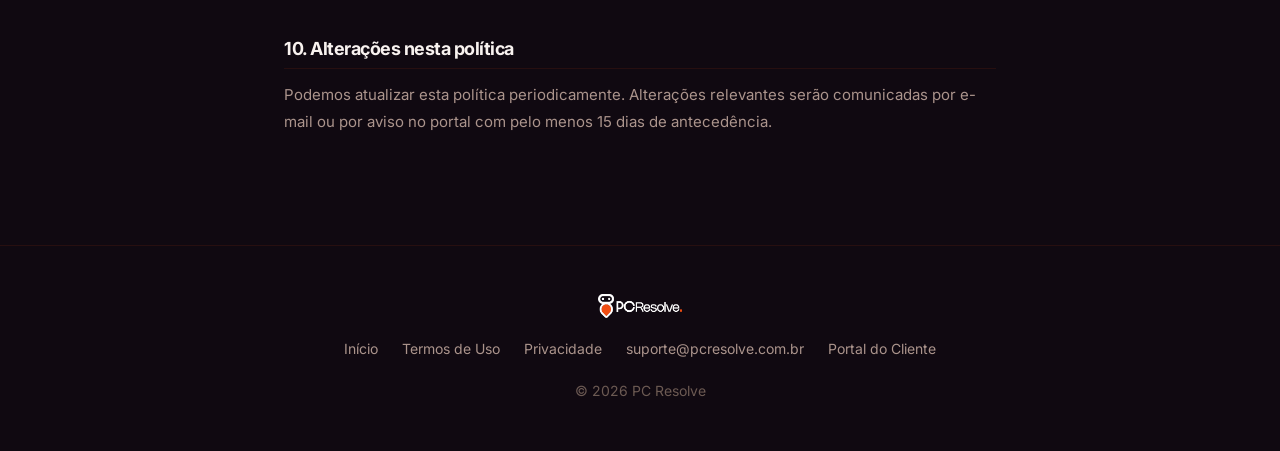
<file: privacidade.html>
<!DOCTYPE html>
<html lang="pt-BR">
<head>
  <meta charset="UTF-8">
  <meta name="viewport" content="width=device-width, initial-scale=1.0">
  <title>Política de Privacidade — PC Resolve</title>
  <meta name="robots" content="noindex">
  <link rel="icon" type="image/svg+xml" href="img/favicon.svg?v=20260814">
  <link rel="preconnect" href="https://fonts.googleapis.com">
  <link rel="preconnect" href="https://fonts.gstatic.com" crossorigin>
  <link href="https://fonts.googleapis.com/css2?family=Inter:wght@400;500;600;700;800&display=swap" rel="stylesheet">
  <link rel="stylesheet" href="css/variables.css?v=20260814">
  <link rel="stylesheet" href="css/base.css?v=20260814">
  <link rel="stylesheet" href="css/main.css?v=20260814">
  <style>
    .legal-hero {
      padding: 120px 0 56px;
      border-bottom: 1px solid var(--border);
    }
    .legal-hero h1 {
      font-size: clamp(28px, 4vw, 44px);
      font-weight: 800;
      letter-spacing: -1px;
      margin-bottom: 12px;
    }
    .legal-hero h1 span { color: var(--cyan); }
    .legal-hero p { color: var(--text-2); font-size: 15px; }

    .legal-body {
      max-width: 760px;
      margin: 0 auto;
      padding: 64px var(--s-6) 96px;
    }
    .legal-body h2 {
      font-size: 18px;
      font-weight: 700;
      color: var(--text);
      margin: 48px 0 12px;
      padding-bottom: 8px;
      border-bottom: 1px solid var(--border);
    }
    .legal-body h2:first-child { margin-top: 0; }
    .legal-body p {
      font-size: 15px;
      color: var(--text-2);
      line-height: 1.8;
      margin-bottom: 14px;
    }
    .legal-body ul {
      margin: 0 0 14px 0;
      padding-left: 20px;
      display: flex;
      flex-direction: column;
      gap: 8px;
    }
    .legal-body li {
      font-size: 15px;
      color: var(--text-2);
      line-height: 1.7;
      padding-left: 4px;
    }
    .legal-body li::marker { color: var(--cyan); }
    .legal-body strong { color: var(--text); font-weight: 600; }
    .legal-body a { color: var(--cyan); text-decoration: none; }
    .legal-body a:hover { text-decoration: underline; }
    .legal-note {
      background: rgba(0,200,255,.05);
      border: 1px solid rgba(0,200,255,.15);
      border-radius: var(--r-md);
      padding: var(--s-5) var(--s-6);
      margin: 32px 0;
    }
    .legal-note p { margin: 0; }
  </style>
</head>
<body>

<header class="header">
  <div class="header__inner">
    <a href="/" class="logo"><img src="/img/logo.png?v=20260814" alt="PC Resolve" class="logo-img"></a>
    <nav class="nav" aria-label="Principal">
      <a href="/#recursos">Recursos</a>
      <a href="/#como-funciona">Como Funciona</a>
      <a href="/#download">Download</a>
      <a href="https://app.pcresolve.com.br" class="btn btn-outline" style="padding:9px 20px;font-size:14px;">
        <svg width="14" height="14" viewBox="0 0 24 24" fill="none" stroke="currentColor" stroke-width="2" stroke-linecap="round" aria-hidden="true">
          <path d="M20 21v-2a4 4 0 0 0-4-4H8a4 4 0 0 0-4 4v2"/>
          <circle cx="12" cy="7" r="4"/>
        </svg>
        Entrar
      </a>
      <a href="/#download" class="btn btn-primary" style="padding:9px 20px;font-size:14px;">Baixar Grátis</a>
    </nav>
  </div>
</header>

<div class="legal-hero">
  <div class="container">
    <span class="label">Legal</span>
    <h1>Política de <span>Privacidade</span></h1>
    <p>Última atualização: junho de 2026</p>
  </div>
</div>

<div class="legal-body">

  <div class="legal-note">
    <p>Esta política explica de forma clara quais dados o PC Resolve coleta, por que os coleta e como os protege. Escrita em português simples, sem juridiquês desnecessário.</p>
  </div>

  <h2>1. Quem somos</h2>
  <p>PC Resolve é um serviço de suporte remoto assistido por inteligência artificial, operado pela <strong>Eu Faço Seu Marketing LTDA</strong>. Nosso produto permite que usuários instalem um agente em seus computadores e interajam com uma IA para diagnosticar e corrigir problemas, sempre com sua autorização.</p>
  <p>Para dúvidas sobre privacidade, entre em contato: <a href="mailto:privacidade@pcresolve.com.br">privacidade@pcresolve.com.br</a></p>

  <h2>2. Dados que coletamos</h2>
  <p>Coletamos apenas o necessário para que o serviço funcione. Abaixo, o que é coletado e por quê:</p>

  <p><strong>Dados de conta</strong></p>
  <ul>
    <li>Nome e endereço de e-mail, fornecidos no cadastro</li>
    <li>Histórico de compras e saldo de créditos</li>
  </ul>

  <p><strong>Dados do dispositivo (impressão digital da máquina)</strong></p>
  <ul>
    <li>Identificadores de hardware: modelo do processador, identificador da placa-mãe e do disco</li>
    <li>Sistema operacional: nome, versão e arquitetura</li>
    <li>Esses dados formam uma <em>impressão digital</em> única da máquina, usada exclusivamente para reconhecê-la entre sessões e evitar uso indevido de créditos gratuitos</li>
    <li><strong>Nunca coletamos:</strong> nome do computador (hostname), endereço IP, arquivos pessoais ou qualquer dado que mude com frequência</li>
  </ul>

  <p><strong>Dados de uso e atendimento</strong></p>
  <ul>
    <li>Transcrições das conversas com a IA, necessárias para que o diagnóstico funcione</li>
    <li>Ações executadas na máquina e seus resultados, registradas para auditoria e histórico</li>
    <li>Logs técnicos de conexão entre o agente e o portal</li>
  </ul>

  <h2>3. Como usamos os dados</h2>
  <ul>
    <li><strong>Prestação do serviço:</strong> diagnosticar problemas, sugerir e executar correções com sua autorização</li>
    <li><strong>Reconhecimento de dispositivo:</strong> identificar máquinas já cadastradas e vinculá-las à conta correta</li>
    <li><strong>Controle de créditos:</strong> garantir que créditos gratuitos sejam usados uma vez por máquina nova</li>
    <li><strong>Segurança:</strong> detectar e bloquear acessos não autorizados</li>
    <li><strong>Melhoria do produto:</strong> entender como o serviço é usado para torná-lo melhor, sempre de forma agregada e anonimizada</li>
  </ul>
  <p>Não usamos seus dados para publicidade, não vendemos nem alugamos informações a terceiros.</p>

  <h2>4. Compartilhamento com terceiros</h2>
  <p>Seus dados são compartilhados somente com os parceiros técnicos que tornam o serviço possível:</p>
  <ul>
    <li><strong>Supabase:</strong> banco de dados e autenticação. Dados armazenados em servidores com criptografia em repouso</li>
    <li><strong>Provedores de IA:</strong> as mensagens do chat são enviadas a modelos de linguagem para processamento do diagnóstico. Não são associadas a nenhuma informação pessoal identificável</li>
    <li><strong>Processadores de pagamento:</strong> dados de cartão de crédito são tratados exclusivamente pelo processador de pagamento, nunca armazenados em nossos servidores</li>
  </ul>
  <p>Todos os terceiros são contratualmente obrigados a não usar seus dados para finalidades próprias.</p>

  <h2>5. Segurança</h2>
  <ul>
    <li>Toda comunicação entre o agente, o portal e nossos servidores é criptografada via TLS</li>
    <li>A impressão digital da máquina é armazenada como hash — não é possível reverter para os dados originais</li>
    <li>Nenhuma ação é executada no computador sem sua confirmação explícita no portal ou no agente</li>
    <li>Sessões remotas são encerradas automaticamente após inatividade</li>
  </ul>

  <h2>6. Retenção de dados</h2>
  <ul>
    <li>Dados de conta são mantidos enquanto a conta estiver ativa</li>
    <li>Histórico de atendimentos é mantido por 24 meses para fins de auditoria e suporte</li>
    <li>Após encerramento da conta, os dados são removidos em até 90 dias, exceto quando houver obrigação legal de retenção</li>
  </ul>

  <h2>7. Seus direitos (LGPD)</h2>
  <p>A Lei Geral de Proteção de Dados (Lei nº 13.709/2018) garante a você os seguintes direitos:</p>
  <ul>
    <li><strong>Acesso:</strong> solicitar uma cópia de todos os dados que temos sobre você</li>
    <li><strong>Correção:</strong> corrigir dados incompletos ou incorretos</li>
    <li><strong>Exclusão:</strong> solicitar a remoção dos seus dados pessoais</li>
    <li><strong>Portabilidade:</strong> receber seus dados em formato estruturado</li>
    <li><strong>Revogação de consentimento:</strong> revogar qualquer consentimento concedido a qualquer momento</li>
  </ul>
  <p>Para exercer qualquer direito, envie um e-mail para <a href="mailto:privacidade@pcresolve.com.br">privacidade@pcresolve.com.br</a>. Respondemos em até 15 dias úteis.</p>

  <h2>8. Cookies</h2>
  <p>O portal web (<a href="https://app.pcresolve.com.br">app.pcresolve.com.br</a>) utiliza cookies estritamente necessários para autenticação e manutenção da sessão. Não utilizamos cookies de rastreamento ou publicidade.</p>

  <h2>9. Crianças e adolescentes</h2>
  <p>O PC Resolve é destinado a maiores de 18 anos ou a menores sob supervisão e consentimento dos responsáveis. Não coletamos intencionalmente dados de menores de 13 anos.</p>

  <h2>10. Alterações nesta política</h2>
  <p>Podemos atualizar esta política periodicamente. Alterações relevantes serão comunicadas por e-mail ou por aviso no portal com pelo menos 15 dias de antecedência.</p>

</div>

<footer class="footer">
  <div class="footer__inner">
    <a href="/" class="logo logo--footer"><img src="/img/logo.png?v=20260814" alt="PC Resolve" class="logo-img"></a>
    <div class="footer__links">
      <a href="/">Início</a>
      <a href="termos.html">Termos de Uso</a>
      <a href="privacidade.html">Privacidade</a>
      <a href="mailto:suporte@pcresolve.com.br">suporte@pcresolve.com.br</a>
      <a href="https://app.pcresolve.com.br">Portal do Cliente</a>
    </div>
    <p>© 2026 PC Resolve</p>
  </div>
</footer>

</body>
</html>
</file>
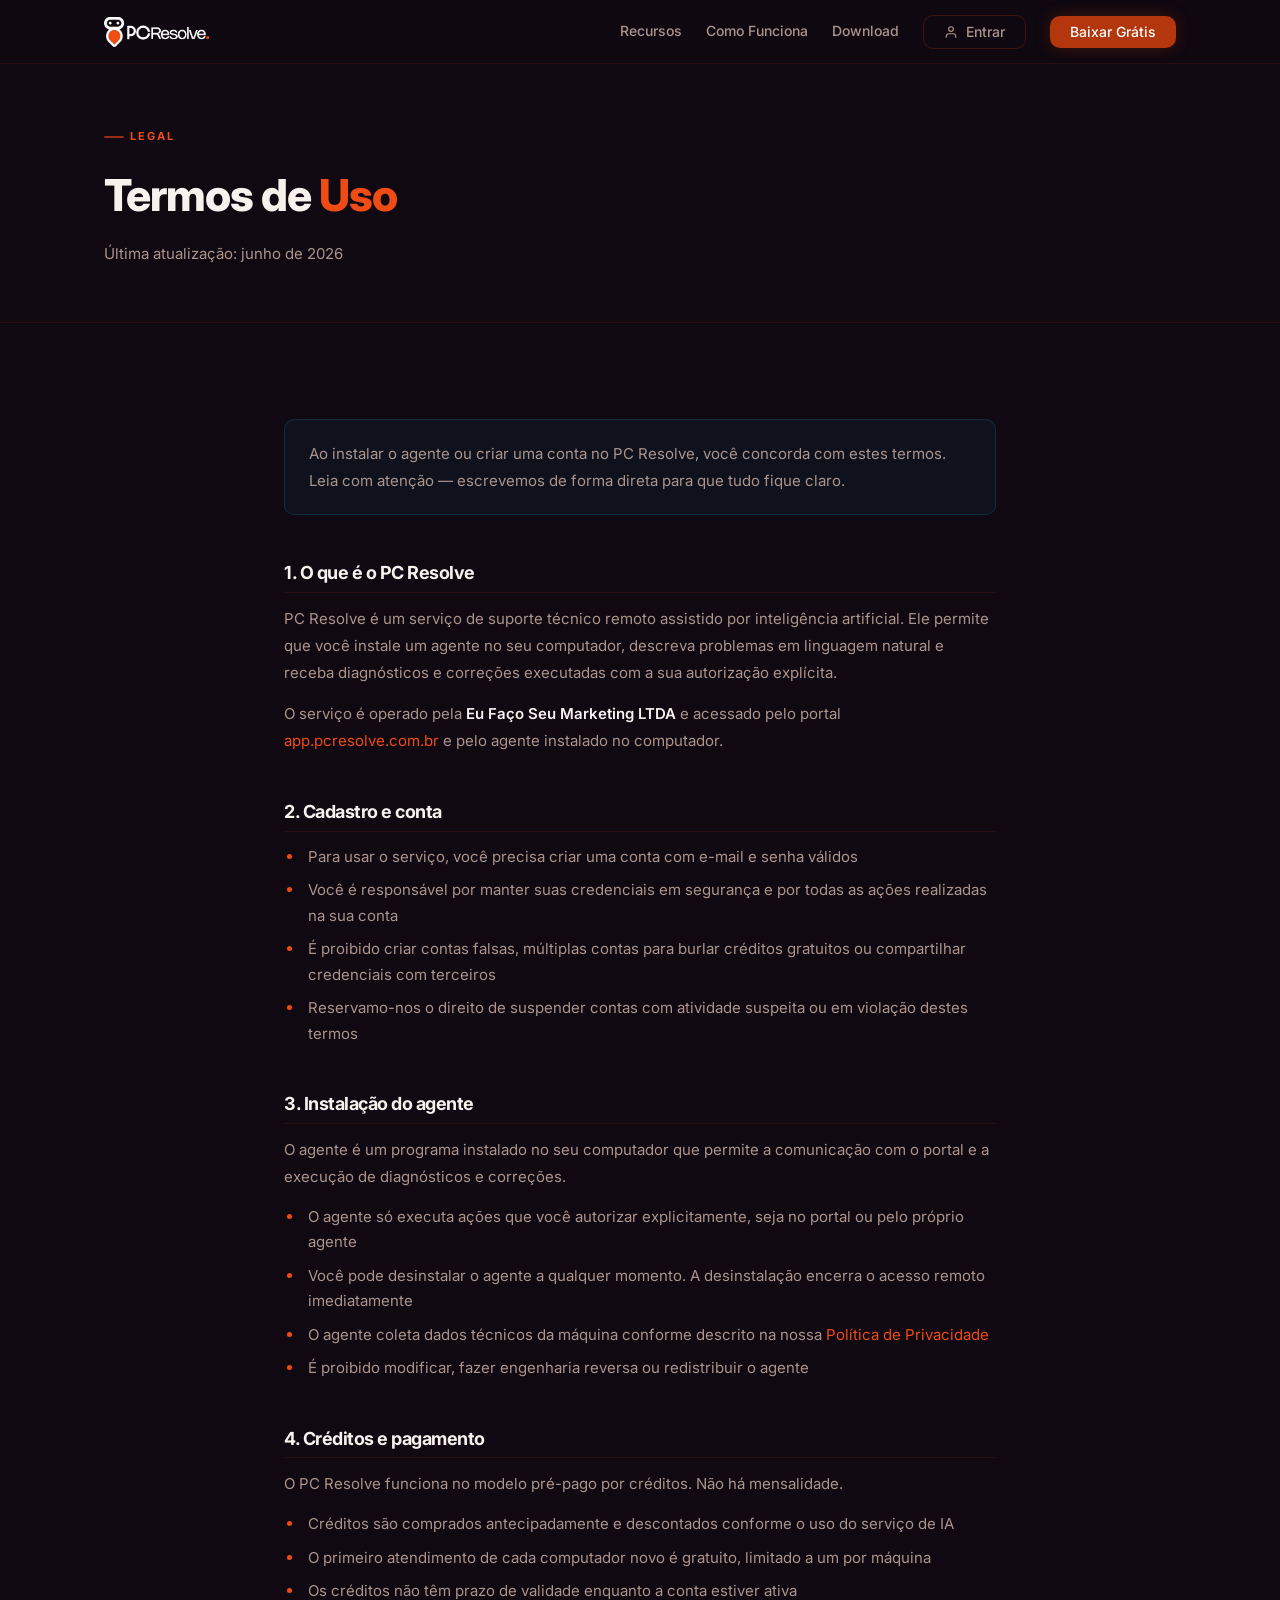
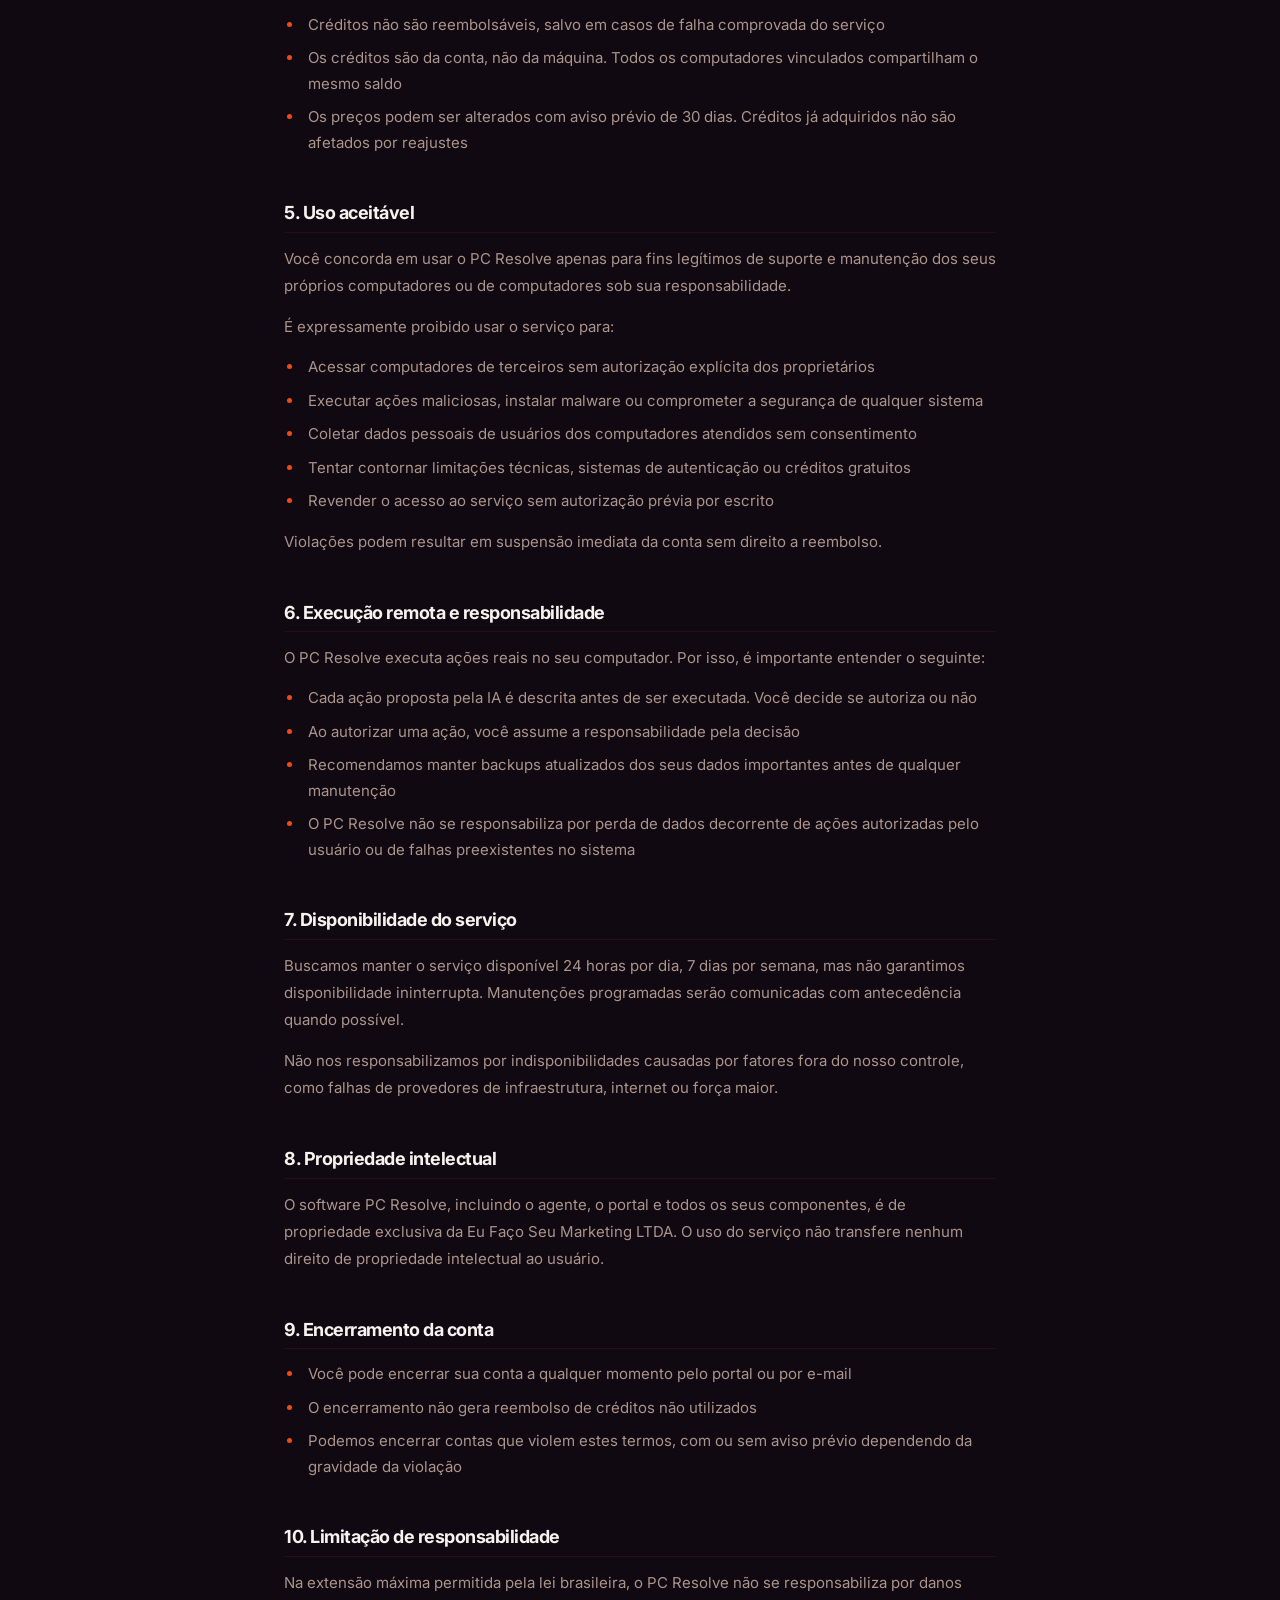
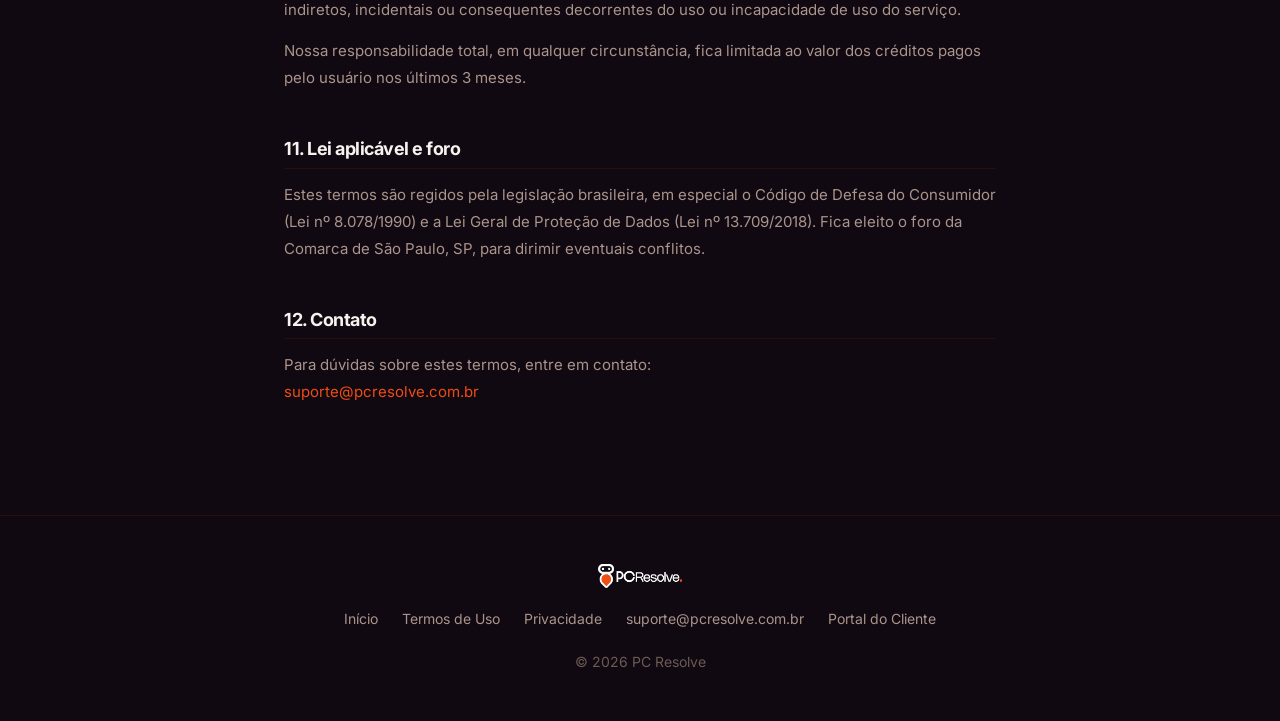
<file: termos.html>
<!DOCTYPE html>
<html lang="pt-BR">
<head>
  <meta charset="UTF-8">
  <meta name="viewport" content="width=device-width, initial-scale=1.0">
  <title>Termos de Uso — PC Resolve</title>
  <meta name="robots" content="noindex">
  <link rel="icon" type="image/svg+xml" href="img/favicon.svg?v=20260814">
  <link rel="preconnect" href="https://fonts.googleapis.com">
  <link rel="preconnect" href="https://fonts.gstatic.com" crossorigin>
  <link href="https://fonts.googleapis.com/css2?family=Inter:wght@400;500;600;700;800&display=swap" rel="stylesheet">
  <link rel="stylesheet" href="css/variables.css?v=20260814">
  <link rel="stylesheet" href="css/base.css?v=20260814">
  <link rel="stylesheet" href="css/main.css?v=20260814">
  <style>
    .legal-hero {
      padding: 120px 0 56px;
      border-bottom: 1px solid var(--border);
    }
    .legal-hero h1 {
      font-size: clamp(28px, 4vw, 44px);
      font-weight: 800;
      letter-spacing: -1px;
      margin-bottom: 12px;
    }
    .legal-hero h1 span { color: var(--cyan); }
    .legal-hero p { color: var(--text-2); font-size: 15px; }

    .legal-body {
      max-width: 760px;
      margin: 0 auto;
      padding: 64px var(--s-6) 96px;
    }
    .legal-body h2 {
      font-size: 18px;
      font-weight: 700;
      color: var(--text);
      margin: 48px 0 12px;
      padding-bottom: 8px;
      border-bottom: 1px solid var(--border);
    }
    .legal-body h2:first-child { margin-top: 0; }
    .legal-body p {
      font-size: 15px;
      color: var(--text-2);
      line-height: 1.8;
      margin-bottom: 14px;
    }
    .legal-body ul {
      margin: 0 0 14px 0;
      padding-left: 20px;
      display: flex;
      flex-direction: column;
      gap: 8px;
    }
    .legal-body li {
      font-size: 15px;
      color: var(--text-2);
      line-height: 1.7;
      padding-left: 4px;
    }
    .legal-body li::marker { color: var(--cyan); }
    .legal-body strong { color: var(--text); font-weight: 600; }
    .legal-body a { color: var(--cyan); text-decoration: none; }
    .legal-body a:hover { text-decoration: underline; }
    .legal-note {
      background: rgba(0,200,255,.05);
      border: 1px solid rgba(0,200,255,.15);
      border-radius: var(--r-md);
      padding: var(--s-5) var(--s-6);
      margin: 32px 0;
    }
    .legal-note p { margin: 0; }
  </style>
</head>
<body>

<header class="header">
  <div class="header__inner">
    <a href="/" class="logo"><img src="/img/logo.png?v=20260814" alt="PC Resolve" class="logo-img"></a>
    <nav class="nav" aria-label="Principal">
      <a href="/#recursos">Recursos</a>
      <a href="/#como-funciona">Como Funciona</a>
      <a href="/#download">Download</a>
      <a href="https://app.pcresolve.com.br" class="btn btn-outline" style="padding:9px 20px;font-size:14px;">
        <svg width="14" height="14" viewBox="0 0 24 24" fill="none" stroke="currentColor" stroke-width="2" stroke-linecap="round" aria-hidden="true">
          <path d="M20 21v-2a4 4 0 0 0-4-4H8a4 4 0 0 0-4 4v2"/>
          <circle cx="12" cy="7" r="4"/>
        </svg>
        Entrar
      </a>
      <a href="/#download" class="btn btn-primary" style="padding:9px 20px;font-size:14px;">Baixar Grátis</a>
    </nav>
  </div>
</header>

<div class="legal-hero">
  <div class="container">
    <span class="label">Legal</span>
    <h1>Termos de <span>Uso</span></h1>
    <p>Última atualização: junho de 2026</p>
  </div>
</div>

<div class="legal-body">

  <div class="legal-note">
    <p>Ao instalar o agente ou criar uma conta no PC Resolve, você concorda com estes termos. Leia com atenção — escrevemos de forma direta para que tudo fique claro.</p>
  </div>

  <h2>1. O que é o PC Resolve</h2>
  <p>PC Resolve é um serviço de suporte técnico remoto assistido por inteligência artificial. Ele permite que você instale um agente no seu computador, descreva problemas em linguagem natural e receba diagnósticos e correções executadas com a sua autorização explícita.</p>
  <p>O serviço é operado pela <strong>Eu Faço Seu Marketing LTDA</strong> e acessado pelo portal <a href="https://app.pcresolve.com.br">app.pcresolve.com.br</a> e pelo agente instalado no computador.</p>

  <h2>2. Cadastro e conta</h2>
  <ul>
    <li>Para usar o serviço, você precisa criar uma conta com e-mail e senha válidos</li>
    <li>Você é responsável por manter suas credenciais em segurança e por todas as ações realizadas na sua conta</li>
    <li>É proibido criar contas falsas, múltiplas contas para burlar créditos gratuitos ou compartilhar credenciais com terceiros</li>
    <li>Reservamo-nos o direito de suspender contas com atividade suspeita ou em violação destes termos</li>
  </ul>

  <h2>3. Instalação do agente</h2>
  <p>O agente é um programa instalado no seu computador que permite a comunicação com o portal e a execução de diagnósticos e correções.</p>
  <ul>
    <li>O agente só executa ações que você autorizar explicitamente, seja no portal ou pelo próprio agente</li>
    <li>Você pode desinstalar o agente a qualquer momento. A desinstalação encerra o acesso remoto imediatamente</li>
    <li>O agente coleta dados técnicos da máquina conforme descrito na nossa <a href="privacidade.html">Política de Privacidade</a></li>
    <li>É proibido modificar, fazer engenharia reversa ou redistribuir o agente</li>
  </ul>

  <h2>4. Créditos e pagamento</h2>
  <p>O PC Resolve funciona no modelo pré-pago por créditos. Não há mensalidade.</p>
  <ul>
    <li>Créditos são comprados antecipadamente e descontados conforme o uso do serviço de IA</li>
    <li>O primeiro atendimento de cada computador novo é gratuito, limitado a um por máquina</li>
    <li>Os créditos não têm prazo de validade enquanto a conta estiver ativa</li>
    <li>Créditos não são reembolsáveis, salvo em casos de falha comprovada do serviço</li>
    <li>Os créditos são da conta, não da máquina. Todos os computadores vinculados compartilham o mesmo saldo</li>
    <li>Os preços podem ser alterados com aviso prévio de 30 dias. Créditos já adquiridos não são afetados por reajustes</li>
  </ul>

  <h2>5. Uso aceitável</h2>
  <p>Você concorda em usar o PC Resolve apenas para fins legítimos de suporte e manutenção dos seus próprios computadores ou de computadores sob sua responsabilidade.</p>
  <p>É expressamente proibido usar o serviço para:</p>
  <ul>
    <li>Acessar computadores de terceiros sem autorização explícita dos proprietários</li>
    <li>Executar ações maliciosas, instalar malware ou comprometer a segurança de qualquer sistema</li>
    <li>Coletar dados pessoais de usuários dos computadores atendidos sem consentimento</li>
    <li>Tentar contornar limitações técnicas, sistemas de autenticação ou créditos gratuitos</li>
    <li>Revender o acesso ao serviço sem autorização prévia por escrito</li>
  </ul>
  <p>Violações podem resultar em suspensão imediata da conta sem direito a reembolso.</p>

  <h2>6. Execução remota e responsabilidade</h2>
  <p>O PC Resolve executa ações reais no seu computador. Por isso, é importante entender o seguinte:</p>
  <ul>
    <li>Cada ação proposta pela IA é descrita antes de ser executada. Você decide se autoriza ou não</li>
    <li>Ao autorizar uma ação, você assume a responsabilidade pela decisão</li>
    <li>Recomendamos manter backups atualizados dos seus dados importantes antes de qualquer manutenção</li>
    <li>O PC Resolve não se responsabiliza por perda de dados decorrente de ações autorizadas pelo usuário ou de falhas preexistentes no sistema</li>
  </ul>

  <h2>7. Disponibilidade do serviço</h2>
  <p>Buscamos manter o serviço disponível 24 horas por dia, 7 dias por semana, mas não garantimos disponibilidade ininterrupta. Manutenções programadas serão comunicadas com antecedência quando possível.</p>
  <p>Não nos responsabilizamos por indisponibilidades causadas por fatores fora do nosso controle, como falhas de provedores de infraestrutura, internet ou força maior.</p>

  <h2>8. Propriedade intelectual</h2>
  <p>O software PC Resolve, incluindo o agente, o portal e todos os seus componentes, é de propriedade exclusiva da Eu Faço Seu Marketing LTDA. O uso do serviço não transfere nenhum direito de propriedade intelectual ao usuário.</p>

  <h2>9. Encerramento da conta</h2>
  <ul>
    <li>Você pode encerrar sua conta a qualquer momento pelo portal ou por e-mail</li>
    <li>O encerramento não gera reembolso de créditos não utilizados</li>
    <li>Podemos encerrar contas que violem estes termos, com ou sem aviso prévio dependendo da gravidade da violação</li>
  </ul>

  <h2>10. Limitação de responsabilidade</h2>
  <p>Na extensão máxima permitida pela lei brasileira, o PC Resolve não se responsabiliza por danos indiretos, incidentais ou consequentes decorrentes do uso ou incapacidade de uso do serviço.</p>
  <p>Nossa responsabilidade total, em qualquer circunstância, fica limitada ao valor dos créditos pagos pelo usuário nos últimos 3 meses.</p>

  <h2>11. Lei aplicável e foro</h2>
  <p>Estes termos são regidos pela legislação brasileira, em especial o Código de Defesa do Consumidor (Lei nº 8.078/1990) e a Lei Geral de Proteção de Dados (Lei nº 13.709/2018). Fica eleito o foro da Comarca de São Paulo, SP, para dirimir eventuais conflitos.</p>

  <h2>12. Contato</h2>
  <p>Para dúvidas sobre estes termos, entre em contato:<br>
  <a href="mailto:suporte@pcresolve.com.br">suporte@pcresolve.com.br</a></p>

</div>

<footer class="footer">
  <div class="footer__inner">
    <a href="/" class="logo logo--footer"><img src="/img/logo.png?v=20260814" alt="PC Resolve" class="logo-img"></a>
    <div class="footer__links">
      <a href="/">Início</a>
      <a href="termos.html">Termos de Uso</a>
      <a href="privacidade.html">Privacidade</a>
      <a href="mailto:suporte@pcresolve.com.br">suporte@pcresolve.com.br</a>
      <a href="https://app.pcresolve.com.br">Portal do Cliente</a>
    </div>
    <p>© 2026 PC Resolve</p>
  </div>
</footer>

</body>
</html>
</file>
<file: css/variables.css>
:root {
  /* ── Backgrounds (warm near-black) ── */
  --bg:         #100911;
  --bg-surface: #1A0E1C;
  --bg-raised:  #251428;
  --bg-overlay: #301B33;
  --bg-glass:   rgba(16, 9, 17, 0.8);

  /* ── Borders ── */
  --border:        rgba(239, 72, 16, 0.1);
  --border-strong: rgba(239, 72, 16, 0.2);
  --border-accent: rgba(239, 72, 16, 0.45);
  --border-green:  rgba(0, 255, 136, 0.35);

  /* ── Text ── */
  --text:   #F8F2EF;
  --text-2: #AB948C;
  --text-3: #6C5A53;

  /* ── Brand: PC Resolve Orange ── */
  --cyan:       #EF4C15;
  --cyan-light: #F27145;
  --cyan-dark:  #BF3A0D;
  --cyan-glow:  rgba(239, 72, 16, 0.22);
  --cyan-dim:   rgba(239, 72, 16, 0.08);

  /* ── Secondary: Neon Green ── */
  --green:       #00FF8C;
  --green-light: #40FFAA;
  --green-glow:  rgba(0, 255, 140, 0.18);
  --green-dim:   rgba(0, 255, 140, 0.07);

  /* ── Alert colors ── */
  --amber: #FFB800;
  --red:   #FF4D6A;

  /* ── Spacing (8px grid) ── */
  --s-1: 4px;   --s-2: 8px;   --s-3: 12px;  --s-4: 16px;
  --s-5: 20px;  --s-6: 24px;  --s-8: 32px;  --s-10: 40px;
  --s-12: 48px; --s-16: 64px; --s-24: 96px;

  /* ── Border radius ── */
  --r-sm:   6px;
  --r-md:   10px;
  --r-lg:   16px;
  --r-xl:   24px;
  --r-full: 9999px;

  /* ── Layout ── */
  --max-w:   1120px;
  --header-h: 64px;
}
</file>
<file: css/base.css>
/* ── Reset ── */
*, *::before, *::after { box-sizing: border-box; margin: 0; padding: 0; }
img, svg { display: block; max-width: 100%; }
button { font-family: inherit; cursor: pointer; }
a { color: inherit; }

/* ── Base ── */
html { scroll-behavior: smooth; }

body {
  font-family: 'Inter', system-ui, -apple-system, sans-serif;
  background: var(--bg);
  color: var(--text);
  line-height: 1.6;
  -webkit-font-smoothing: antialiased;
  -moz-osx-font-smoothing: grayscale;
  overflow-x: hidden;
}

::-webkit-scrollbar { width: 6px; }
::-webkit-scrollbar-track { background: var(--bg); }
::-webkit-scrollbar-thumb { background: rgba(239, 72, 16,.2); border-radius: var(--r-full); }
::-webkit-scrollbar-thumb:hover { background: rgba(239, 72, 16,.35); }

/* ── Layout ── */
.container {
  max-width: var(--max-w);
  margin: 0 auto;
  padding: 0 var(--s-6);
}
.section       { padding: var(--s-24) 0; }
.section--alt  { background: var(--bg-surface); }

/* ── Typography ── */
.label {
  display: inline-flex;
  align-items: center;
  gap: 6px;
  font-size: 11px;
  font-weight: 700;
  letter-spacing: 2px;
  text-transform: uppercase;
  color: var(--cyan);
  margin-bottom: 14px;
}
.label::before {
  content: '';
  display: inline-block;
  width: 20px;
  height: 2px;
  background: var(--cyan);
  border-radius: 2px;
  opacity: .6;
}

h2 {
  font-size: clamp(26px, 3.6vw, 42px);
  font-weight: 700;
  letter-spacing: -.5px;
  line-height: 1.15;
  margin-bottom: 14px;
}

.subtitle {
  color: var(--text-2);
  font-size: 17px;
  line-height: 1.7;
  max-width: 560px;
}

/* ── Buttons ── */
.btn {
  display: inline-flex;
  align-items: center;
  justify-content: center;
  gap: 8px;
  padding: 13px 26px;
  border-radius: var(--r-md);
  font-size: 15px;
  font-weight: 600;
  line-height: 1;
  text-decoration: none;
  border: none;
  white-space: nowrap;
  transition: background .2s, transform .2s, box-shadow .2s, border-color .2s, color .2s;
}

.btn-primary {
  background: var(--cyan);
  color: #100911;
  font-weight: 700;
  box-shadow: 0 0 24px var(--cyan-glow), 0 2px 8px rgba(0,0,0,.4);
}
.btn-primary:hover {
  background: var(--cyan-light);
  transform: translateY(-2px);
  box-shadow: 0 0 40px var(--cyan-glow);
}

.btn-outline {
  background: transparent;
  color: var(--text-2);
  border: 1px solid var(--border-strong);
}
.btn-outline:hover {
  border-color: var(--cyan);
  color: var(--cyan);
  background: var(--cyan-dim);
}

.btn-green {
  background: var(--green);
  color: #100911;
  font-weight: 700;
  box-shadow: 0 0 24px var(--green-glow);
}
.btn-green:hover {
  background: var(--green-light);
  transform: translateY(-2px);
}

.btn-lg { padding: 15px 34px; font-size: 16px; }

/* ── Scroll reveal ── */
[data-reveal] {
  opacity: 0;
  transform: translateY(18px);
  transition: opacity .55s ease, transform .55s ease;
}
[data-reveal].is-visible { opacity: 1; transform: none; }

[data-stagger] > * {
  opacity: 0;
  transform: translateY(16px);
  transition: opacity .5s ease, transform .5s ease;
}
[data-stagger].is-visible > *:nth-child(1) { opacity:1; transform:none; transition-delay:0s; }
[data-stagger].is-visible > *:nth-child(2) { opacity:1; transform:none; transition-delay:.08s; }
[data-stagger].is-visible > *:nth-child(3) { opacity:1; transform:none; transition-delay:.16s; }
[data-stagger].is-visible > *:nth-child(4) { opacity:1; transform:none; transition-delay:.24s; }
[data-stagger].is-visible > *:nth-child(5) { opacity:1; transform:none; transition-delay:.32s; }
[data-stagger].is-visible > *:nth-child(6) { opacity:1; transform:none; transition-delay:.40s; }
</file>
<file: css/main.css>
/* ══════════════════════════════════════════
   HEADER
══════════════════════════════════════════ */
.header {
  position: fixed;
  top: 0; left: 0; right: 0;
  z-index: 200;
  height: var(--header-h);
  background: rgba(16, 9, 17,.9);
  backdrop-filter: blur(20px) saturate(160%);
  border-bottom: 1px solid var(--border);
  transition: border-color .3s;
}
.header.scrolled { border-bottom-color: var(--border-strong); }

.header .btn-primary {
  background: #B3360C;
  color: #fff;
  box-shadow: 0 0 16px rgba(179, 54, 12,.3);
}
.header .btn-primary:hover {
  background: #CD3E0E;
  transform: translateY(-1px);
  box-shadow: 0 0 28px rgba(205, 62, 14,.4);
}

.header__inner {
  display: flex;
  align-items: center;
  justify-content: space-between;
  height: 100%;
  max-width: var(--max-w);
  margin: 0 auto;
  padding: 0 var(--s-6);
}

.logo {
  font-size: 18px;
  font-weight: 800;
  letter-spacing: -.5px;
  text-decoration: none;
  color: var(--text);
  display: flex;
  align-items: center;
  gap: 2px;
}
.logo em {
  font-style: normal;
  color: var(--cyan);
}
.logo-img {
  display: block;
  height: 30px;
  width: auto;
}
.logo--footer .logo-img {
  height: 24px;
}

.nav {
  display: flex;
  align-items: center;
  gap: var(--s-6);
}
.nav a {
  font-size: 14px;
  font-weight: 500;
  color: var(--text-2);
  text-decoration: none;
  transition: color .15s;
}
.nav a:hover { color: var(--cyan); }

/* Hamburger */
.hamburger {
  display: none;
  flex-direction: column;
  gap: 5px;
  background: none;
  border: none;
  padding: 6px;
}
.hamburger span {
  display: block;
  width: 22px; height: 2px;
  background: var(--text-2);
  border-radius: 2px;
  transition: transform .25s, opacity .25s;
}
.hamburger[aria-expanded="true"] span:nth-child(1) { transform: rotate(45deg) translate(5px,5px); }
.hamburger[aria-expanded="true"] span:nth-child(2) { opacity: 0; }
.hamburger[aria-expanded="true"] span:nth-child(3) { transform: rotate(-45deg) translate(5px,-5px); }

.mobile-nav {
  display: none;
  position: fixed;
  top: var(--header-h); left: 0; right: 0;
  z-index: 199;
  background: rgba(16, 9, 17,.97);
  backdrop-filter: blur(20px);
  border-bottom: 1px solid var(--border-strong);
  padding: var(--s-6);
  flex-direction: column;
  gap: var(--s-4);
}
.mobile-nav.is-open { display: flex; }
.mobile-nav a {
  font-size: 16px;
  font-weight: 500;
  color: var(--text-2);
  text-decoration: none;
  padding: var(--s-3) 0;
  border-bottom: 1px solid var(--border);
}
.mobile-nav a:last-child { border: none; }
.mobile-nav .btn-primary { background: #B3360C; color: #fff; }

/* ══════════════════════════════════════════
   HERO
══════════════════════════════════════════ */
.hero {
  padding: 148px 0 88px;
  position: relative;
  overflow: hidden;
}

/* dot grid + radial glow */
.hero::before {
  content: '';
  position: absolute;
  inset: 0;
  background-image:
    radial-gradient(ellipse 70% 55% at 50% -5%, rgba(239, 72, 16,.13) 0%, transparent 65%),
    radial-gradient(circle, rgba(239, 72, 16,.07) 1px, transparent 1px);
  background-size: 100% 100%, 32px 32px;
  pointer-events: none;
}

/* horizontal scan line animation */
.hero::after {
  content: '';
  position: absolute;
  top: 0; left: 0; right: 0;
  height: 1px;
  background: linear-gradient(90deg, transparent, var(--cyan), transparent);
  opacity: .4;
  animation: scanline 4s ease-in-out infinite;
  pointer-events: none;
}
@keyframes scanline {
  0%   { top: 0;    opacity: .4; }
  50%  { top: 100%; opacity: .15; }
  100% { top: 0;    opacity: .4; }
}

.hero__layout {
  display: grid;
  grid-template-columns: 1fr 1fr;
  gap: 56px;
  align-items: center;
  position: relative;
}

.hero__badge {
  display: inline-flex;
  align-items: center;
  gap: 8px;
  background: rgba(239, 72, 16,.08);
  border: 1px solid rgba(239, 72, 16,.25);
  color: var(--cyan);
  font-size: 11px;
  font-weight: 700;
  letter-spacing: 1.5px;
  text-transform: uppercase;
  padding: 5px 14px;
  border-radius: var(--r-sm);
  margin-bottom: var(--s-5);
}
.hero__badge::before {
  content: '';
  width: 6px; height: 6px;
  border-radius: 50%;
  background: var(--green);
  box-shadow: 0 0 8px var(--green-glow);
  animation: pulse 2s ease infinite;
}
@keyframes pulse {
  0%, 100% { opacity: 1; transform: scale(1); }
  50%       { opacity: .5; transform: scale(.8); }
}

.hero h1 {
  font-size: clamp(36px, 4.4vw, 58px);
  font-weight: 800;
  letter-spacing: -1.5px;
  line-height: 1.06;
  margin-bottom: var(--s-5);
}
.hero h1 span {
  background: linear-gradient(120deg, var(--cyan), var(--green));
  -webkit-background-clip: text;
  -webkit-text-fill-color: transparent;
  background-clip: text;
}

.hero__sub {
  font-size: 17px;
  color: var(--text-2);
  line-height: 1.7;
  max-width: 480px;
  margin-bottom: var(--s-8);
}

.hero__cta {
  display: flex;
  gap: var(--s-3);
  flex-wrap: wrap;
  margin-bottom: var(--s-6);
}

.hero__pills {
  display: flex;
  gap: var(--s-2);
  flex-wrap: wrap;
}
.pill-break { flex-basis: 100%; height: 0; }

.hero__free-note {
  font-size: 12px;
  color: var(--text-3);
  margin-top: -4px;
}

.pill {
  display: inline-flex;
  align-items: center;
  gap: 5px;
  background: rgba(239, 72, 16,.06);
  border: 1px solid var(--border);
  font-size: 12px;
  font-weight: 500;
  color: var(--text-2);
  padding: 5px 11px;
  border-radius: var(--r-sm);
}

/* ── Chat window (terminal aesthetic) ── */
.chat-window {
  background: var(--bg-raised);
  border: 1px solid var(--border-strong);
  border-radius: var(--r-lg);
  overflow: hidden;
  box-shadow:
    0 0 0 1px rgba(239, 72, 16,.06),
    0 24px 64px rgba(0,0,0,.6),
    0 0 80px rgba(239, 72, 16,.05);
  position: relative;
}
.chat-window::before {
  content: '';
  position: absolute;
  inset: 0;
  background: linear-gradient(135deg, rgba(239, 72, 16,.03) 0%, transparent 50%);
  pointer-events: none;
}

.chat-topbar {
  background: var(--bg-overlay);
  border-bottom: 1px solid var(--border);
  padding: 12px 16px;
  display: flex;
  align-items: center;
  gap: 8px;
}
.chat-topbar__dot {
  width: 8px; height: 8px;
  border-radius: 50%;
  background: var(--green);
  box-shadow: 0 0 10px var(--green-glow);
  flex-shrink: 0;
  animation: pulse 2s ease infinite;
}
.chat-topbar__name {
  font-size: 12px;
  font-weight: 700;
  letter-spacing: 1px;
  text-transform: uppercase;
  color: var(--cyan);
  font-family: 'SF Mono', 'Fira Code', 'Consolas', monospace;
}
.chat-topbar__status {
  font-size: 11px;
  color: var(--text-3);
  margin-left: auto;
  font-family: 'SF Mono', 'Fira Code', 'Consolas', monospace;
}

.chat-body {
  padding: var(--s-5);
  display: flex;
  flex-direction: column;
  gap: var(--s-3);
  min-height: 280px;
}

.chat-msg {
  max-width: 88%;
  padding: 10px 14px;
  border-radius: var(--r-md);
  font-size: 14px;
  line-height: 1.55;
  animation: msgIn .3s ease both;
}
@keyframes msgIn {
  from { opacity: 0; transform: translateY(8px); }
  to   { opacity: 1; transform: none; }
}

.chat-msg--user {
  background: rgba(239, 72, 16,.15);
  border: 1px solid rgba(239, 72, 16,.3);
  color: var(--text);
  align-self: flex-end;
  border-bottom-right-radius: 4px;
}

.chat-msg--ai {
  background: var(--bg-overlay);
  border: 1px solid var(--border);
  color: var(--text);
  align-self: flex-start;
  border-bottom-left-radius: 4px;
  font-family: 'SF Mono', 'Fira Code', 'Consolas', monospace;
  font-size: 13px;
}
.chat-msg__from {
  font-size: 10px;
  font-weight: 700;
  letter-spacing: 1.2px;
  text-transform: uppercase;
  color: var(--green);
  margin-bottom: 6px;
}

.chat-issues { display: flex; flex-direction: column; gap: 5px; margin-top: 8px; }
.chat-issue {
  display: flex;
  align-items: flex-start;
  gap: 8px;
  font-size: 12px;
  color: var(--text-2);
}
.issue-dot {
  width: 6px; height: 6px;
  border-radius: 50%;
  flex-shrink: 0;
  margin-top: 4px;
}
.issue-dot--red    { background: var(--red);   box-shadow: 0 0 6px rgba(255,77,106,.4); }
.issue-dot--amber  { background: var(--amber); box-shadow: 0 0 6px rgba(255,184,0,.4); }
.issue-dot--yellow { background: #FFE066;      box-shadow: 0 0 6px rgba(255,224,102,.4); }

.chat-typing {
  align-self: flex-start;
  background: var(--bg-overlay);
  border: 1px solid var(--border);
  border-radius: var(--r-md);
  border-bottom-left-radius: 4px;
  padding: 10px 16px;
  display: flex;
  gap: 4px;
  animation: msgIn .3s ease both;
}
.chat-typing span {
  width: 5px; height: 5px;
  border-radius: 50%;
  background: var(--cyan);
  animation: blink 1.2s ease infinite;
  opacity: .4;
}
.chat-typing span:nth-child(2) { animation-delay: .2s; }
.chat-typing span:nth-child(3) { animation-delay: .4s; }
@keyframes blink {
  0%, 80%, 100% { opacity: .25; transform: scale(.8); }
  40%           { opacity: 1;   transform: scale(1); }
}

.chat-actions {
  display: flex;
  gap: var(--s-2);
  padding: 0 var(--s-5) var(--s-5);
  animation: msgIn .3s ease both;
}
.chat-actions .btn { flex: 1; font-size: 13px; padding: 9px 16px; }

/* ══════════════════════════════════════════
   STATS BAR
══════════════════════════════════════════ */
.stats-bar {
  border-top: 1px solid var(--border);
  border-bottom: 1px solid var(--border);
  background: var(--bg-surface);
  padding: var(--s-5) var(--s-6);
  position: relative;
  overflow: hidden;
}
.stats-bar::before {
  content: '';
  position: absolute;
  top: 0; left: -100%;
  width: 200%;
  height: 1px;
  background: linear-gradient(90deg, transparent, var(--cyan), transparent);
  animation: sweep 3s ease-in-out infinite;
  opacity: .5;
}
@keyframes sweep {
  0%   { left: -100%; }
  100% { left: 100%; }
}

.stats-bar__inner {
  max-width: var(--max-w);
  margin: 0 auto;
  display: flex;
  justify-content: space-around;
  flex-wrap: wrap;
  gap: var(--s-4);
}
.stat { text-align: center; padding: var(--s-2) var(--s-5); }
.stat__value {
  font-size: 26px;
  font-weight: 800;
  letter-spacing: -.5px;
  color: var(--text);
  line-height: 1;
  margin-bottom: 4px;
  font-family: 'SF Mono', 'Fira Code', 'Consolas', monospace;
}
.stat__value em { font-style: normal; color: var(--cyan); }
.stat__label { font-size: 13px; color: var(--text-2); }

/* ══════════════════════════════════════════
   FEATURES
══════════════════════════════════════════ */
.features-grid {
  display: grid;
  grid-template-columns: repeat(3, 1fr);
  gap: var(--s-5);
  margin-top: var(--s-12);
}

.feature-card {
  background: var(--bg-raised);
  border: 1px solid var(--border);
  border-radius: var(--r-lg);
  padding: var(--s-8);
  transition: border-color .25s, transform .25s, box-shadow .25s;
  position: relative;
  overflow: hidden;
}
.feature-card::before {
  content: '';
  position: absolute;
  top: 0; left: 0; right: 0;
  height: 2px;
  background: linear-gradient(90deg, transparent, var(--cyan), transparent);
  opacity: 0;
  transition: opacity .3s;
}
.feature-card:hover {
  border-color: var(--border-accent);
  transform: translateY(-4px);
  box-shadow: 0 16px 48px rgba(0,0,0,.5), 0 0 32px rgba(239, 72, 16,.06);
}
.feature-card:hover::before { opacity: 1; }

.feature-icon {
  width: 44px; height: 44px;
  border-radius: var(--r-md);
  display: flex;
  align-items: center;
  justify-content: center;
  margin-bottom: var(--s-5);
}
.feature-icon--cyan   { background: rgba(239, 72, 16,.1);  border: 1px solid rgba(239, 72, 16,.2); }
.feature-icon--green  { background: rgba(0,255,140,.08); border: 1px solid rgba(0,255,140,.2); }
.feature-icon--amber  { background: rgba(255,184,0,.08); border: 1px solid rgba(255,184,0,.2); }
.feature-icon--blue   { background: rgba(96,165,250,.08); border: 1px solid rgba(96,165,250,.2); }

.feature-card h3 { font-size: 17px; font-weight: 600; margin-bottom: 8px; }
.feature-card p  { font-size: 14px; color: var(--text-2); line-height: 1.65; }

/* ══════════════════════════════════════════
   HOW IT WORKS
══════════════════════════════════════════ */
.steps {
  display: grid;
  grid-template-columns: repeat(3, 1fr);
  gap: var(--s-4);
  margin-top: var(--s-12);
  position: relative;
}
.steps::before {
  content: '';
  position: absolute;
  top: 27px;
  left: calc(100%/6 + 4px);
  right: calc(100%/6 + 4px);
  height: 1px;
  background: linear-gradient(90deg, var(--cyan), var(--green));
  opacity: .5;
}

.step { text-align: center; padding: 0 var(--s-6); }
.step__num {
  width: 54px; height: 54px;
  border-radius: 50%;
  background: var(--bg-overlay);
  border: 2px solid var(--cyan);
  box-shadow: 0 0 20px var(--cyan-glow), inset 0 0 12px rgba(239, 72, 16,.08);
  color: var(--cyan);
  font-size: 20px;
  font-weight: 800;
  font-family: 'SF Mono', 'Fira Code', 'Consolas', monospace;
  display: flex;
  align-items: center;
  justify-content: center;
  margin: 0 auto var(--s-5);
  position: relative;
  z-index: 1;
}
.step h3 { font-size: 17px; font-weight: 600; margin-bottom: 8px; }
.step p  { font-size: 14px; color: var(--text-2); line-height: 1.65; }

/* ══════════════════════════════════════════
   PARA QUEM
══════════════════════════════════════════ */
.audience-grid {
  display: grid;
  grid-template-columns: 1fr 1fr;
  gap: var(--s-6);
  margin-top: var(--s-12);
}
.audience-card {
  background: var(--bg-raised);
  border: 1px solid var(--border);
  border-radius: var(--r-lg);
  padding: var(--s-10) var(--s-8);
  transition: border-color .25s;
  position: relative;
  overflow: hidden;
}
.audience-card::after {
  content: '';
  position: absolute;
  bottom: 0; left: 0; right: 0;
  height: 2px;
  opacity: 0;
  transition: opacity .3s;
}
.audience-card--personal::after { background: linear-gradient(90deg, var(--cyan), transparent); }
.audience-card--business::after  { background: linear-gradient(90deg, var(--green), transparent); }
.audience-card:hover { border-color: var(--border-strong); }
.audience-card:hover::after { opacity: 1; }

.audience-tag {
  display: inline-flex;
  align-items: center;
  gap: 6px;
  font-size: 11px;
  font-weight: 700;
  letter-spacing: 1.5px;
  text-transform: uppercase;
  padding: 4px 12px;
  border-radius: var(--r-sm);
  margin-bottom: var(--s-5);
}
.audience-tag--personal { background: rgba(239, 72, 16,.1); color: var(--cyan);  border: 1px solid rgba(239, 72, 16,.2); }
.audience-tag--business { background: rgba(0,255,140,.07); color: var(--green); border: 1px solid rgba(0,255,140,.2); }

.audience-card h3 { font-size: 22px; font-weight: 700; margin-bottom: 10px; }
.audience-card > p { font-size: 15px; color: var(--text-2); line-height: 1.7; margin-bottom: var(--s-6); }

.audience-card ul { list-style: none; display: flex; flex-direction: column; gap: var(--s-3); }
.audience-card li { display: flex; align-items: flex-start; gap: 10px; font-size: 14px; color: var(--text-2); }
.audience-card li::before {
  content: '›';
  color: var(--cyan);
  font-weight: 700;
  font-size: 16px;
  flex-shrink: 0;
  line-height: 1.3;
}
.audience-card--business li::before { color: var(--green); }

/* ══════════════════════════════════════════
   TESTIMONIALS
══════════════════════════════════════════ */
.testimonials-grid {
  display: grid;
  grid-template-columns: repeat(3, 1fr);
  gap: var(--s-5);
  margin-top: var(--s-12);
}
.tcard {
  background: var(--bg-raised);
  border: 1px solid var(--border);
  border-radius: var(--r-lg);
  padding: var(--s-8);
  display: flex;
  flex-direction: column;
  gap: var(--s-5);
  transition: border-color .25s;
}
.tcard:hover { border-color: var(--border-strong); }

.tcard__stars { color: var(--amber); font-size: 14px; letter-spacing: 2px; }
.tcard blockquote { font-size: 15px; color: #D8CCC8; line-height: 1.75; flex: 1; }
.tcard__author { display: flex; align-items: center; gap: 12px; }
.avatar {
  width: 38px; height: 38px;
  border-radius: 50%;
  display: flex;
  align-items: center;
  justify-content: center;
  font-size: 13px;
  font-weight: 700;
  color: #100911;
  flex-shrink: 0;
  font-family: 'SF Mono', 'Fira Code', 'Consolas', monospace;
}
.avatar--1 { background: var(--cyan);  box-shadow: 0 0 12px var(--cyan-glow); }
.avatar--2 { background: var(--green); box-shadow: 0 0 12px var(--green-glow); }
.avatar--3 { background: var(--amber); box-shadow: 0 0 12px rgba(255,184,0,.3); }
.tcard__name { font-size: 14px; font-weight: 600; }
.tcard__role { font-size: 12px; color: var(--text-3); margin-top: 1px; }

/* ══════════════════════════════════════════
   CREDITS
══════════════════════════════════════════ */
.credits-grid {
  display: grid;
  grid-template-columns: repeat(3, 1fr);
  gap: var(--s-5);
  margin-top: var(--s-12);
}
.credit-card {
  background: var(--bg-raised);
  border: 1px solid var(--border);
  border-radius: var(--r-lg);
  padding: var(--s-8) var(--s-6);
  text-align: center;
  transition: transform .25s, border-color .25s, box-shadow .25s;
}
.credit-card:hover {
  transform: translateY(-3px);
  border-color: var(--border-strong);
  box-shadow: 0 12px 40px rgba(0,0,0,.4);
}

.credit-icon {
  width: 52px; height: 52px;
  border-radius: var(--r-md);
  display: flex;
  align-items: center;
  justify-content: center;
  margin: 0 auto var(--s-5);
}
.credit-card h3 { font-size: 17px; font-weight: 600; margin-bottom: 8px; }
.credit-card p  { font-size: 14px; color: var(--text-2); line-height: 1.65; }

.credits-note {
  margin: var(--s-8) auto 0;
  padding: var(--s-6) var(--s-8);
  background: rgba(239, 72, 16,.04);
  border: 1px solid rgba(239, 72, 16,.15);
  border-radius: var(--r-lg);
  text-align: center;
  max-width: 640px;
}
.credits-note p { font-size: 15px; color: var(--text-2); line-height: 1.7; }
.credits-note strong { color: var(--cyan); font-weight: 600; }

/* ══════════════════════════════════════════
   DOWNLOAD
══════════════════════════════════════════ */
#download {
  position: relative;
  overflow: hidden;
}
#download::after {
  content: '';
  position: absolute;
  top: 0; left: 0; right: 0;
  height: 1px;
  background: linear-gradient(90deg, transparent, var(--cyan), transparent);
  opacity: .4;
  animation: scanline 5s ease-in-out infinite;
  animation-delay: 2s;
  pointer-events: none;
}

.download-grid {
  display: grid;
  grid-template-columns: repeat(3, 1fr);
  gap: var(--s-5);
  margin-top: var(--s-12);
}
.dl-card {
  background: var(--bg-raised);
  border: 1px solid var(--border);
  border-radius: var(--r-lg);
  padding: var(--s-10) var(--s-6);
  text-align: center;
  transition: border-color .25s, box-shadow .25s;
}
.dl-card:hover {
  border-color: var(--border-accent);
  box-shadow: 0 0 40px rgba(239, 72, 16,.06);
}

.dl-icon { width: 52px; height: 52px; margin: 0 auto var(--s-5); object-fit: contain; }
.dl-card h3 { font-size: 17px; font-weight: 600; margin-bottom: 4px; }
.dl-card__sub { font-size: 13px; color: var(--text-2); margin-bottom: var(--s-5); }

.cmd-box {
  background: var(--bg);
  border: 1px solid var(--border-strong);
  border-radius: var(--r-sm);
  padding: 10px 14px;
  text-align: left;
  overflow-x: auto;
  margin-bottom: var(--s-3);
}
.cmd-box code {
  font-family: 'SF Mono', 'Fira Code', 'Consolas', monospace;
  font-size: 12px;
  color: var(--green);
  white-space: nowrap;
}

/* ══════════════════════════════════════════
   FAQ
══════════════════════════════════════════ */
.faq-list {
  max-width: 700px;
  margin: var(--s-12) auto 0;
}
details {
  border-bottom: 1px solid var(--border);
  padding: var(--s-5) 0;
}
details summary {
  display: flex;
  justify-content: space-between;
  align-items: center;
  gap: var(--s-5);
  font-size: 16px;
  font-weight: 600;
  cursor: pointer;
  list-style: none;
  user-select: none;
  transition: color .15s;
}
details summary::-webkit-details-marker { display: none; }
details[open] summary { color: var(--cyan); }

.faq-toggle {
  width: 24px; height: 24px;
  border-radius: var(--r-sm);
  background: var(--bg-overlay);
  border: 1px solid var(--border-strong);
  display: flex;
  align-items: center;
  justify-content: center;
  flex-shrink: 0;
  color: var(--cyan);
  font-size: 16px;
  font-weight: 400;
  transition: background .2s, border-color .2s;
  line-height: 1;
  font-family: 'SF Mono', monospace;
}
details[open] .faq-toggle { background: rgba(239, 72, 16,.1); border-color: var(--border-accent); }
details[open] .faq-toggle::after { content: '−'; }
.faq-toggle::after { content: '+'; }
details p { margin-top: var(--s-4); font-size: 15px; color: var(--text-2); line-height: 1.75; }

/* ══════════════════════════════════════════
   CTA FINAL
══════════════════════════════════════════ */
.cta-section { text-align: center; }
.cta-box {
  position: relative;
  background: var(--bg-raised);
  border: 1px solid var(--border-accent);
  border-radius: var(--r-xl);
  padding: 80px var(--s-10);
  max-width: 660px;
  margin: 0 auto;
  overflow: hidden;
}
.cta-box::before {
  content: '';
  position: absolute;
  top: -80px; left: 50%;
  transform: translateX(-50%);
  width: 500px; height: 500px;
  background: radial-gradient(circle, rgba(239, 72, 16,.1) 0%, transparent 65%);
  pointer-events: none;
}
.cta-box::after {
  content: '';
  position: absolute;
  top: 0; left: 0; right: 0;
  height: 1px;
  background: linear-gradient(90deg, transparent, var(--cyan), transparent);
  opacity: .6;
}
.cta-box h2 { font-size: clamp(26px, 3.5vw, 38px); margin-bottom: 14px; position: relative; }
.cta-box p  { color: var(--text-2); font-size: 17px; margin-bottom: var(--s-8); position: relative; }

/* ══════════════════════════════════════════
   FOOTER
══════════════════════════════════════════ */
.footer {
  border-top: 1px solid var(--border);
  padding: var(--s-12) 0;
  color: var(--text-3);
  font-size: 14px;
}
.footer__inner {
  max-width: var(--max-w);
  margin: 0 auto;
  padding: 0 var(--s-6);
  display: flex;
  flex-direction: column;
  align-items: center;
  gap: var(--s-5);
}
.footer__links { display: flex; gap: var(--s-6); flex-wrap: wrap; justify-content: center; }
.footer__links a { text-decoration: none; color: var(--text-2); transition: color .15s; }
.footer__links a:hover { color: var(--cyan); }

/* ══════════════════════════════════════════
   RESPONSIVE
══════════════════════════════════════════ */
@media (max-width: 1000px) {
  .features-grid { grid-template-columns: 1fr 1fr; }
  .credits-grid  { grid-template-columns: 1fr 1fr; }
  .download-grid { grid-template-columns: 1fr 1fr; }
  .testimonials-grid { grid-template-columns: 1fr; max-width: 480px; margin-left: auto; margin-right: auto; }
  .steps::before { display: none; }
  .steps { grid-template-columns: 1fr; max-width: 400px; margin-left: auto; margin-right: auto; }
}

@media (max-width: 768px) {
  .section { padding: var(--s-16) 0; }
  .hero { padding: 108px 0 56px; }
  .hero__layout { grid-template-columns: 1fr; gap: var(--s-10); }
  .chat-window { max-width: 400px; margin: 0 auto; }
  .nav { display: none; }
  .hamburger { display: flex; }
  .audience-grid { grid-template-columns: 1fr; max-width: 520px; margin-left: auto; margin-right: auto; }
  .features-grid { grid-template-columns: 1fr; max-width: 420px; margin-left: auto; margin-right: auto; }
  .credits-grid  { grid-template-columns: 1fr; max-width: 400px; margin-left: auto; margin-right: auto; }
  .download-grid { grid-template-columns: 1fr; max-width: 360px; margin-left: auto; margin-right: auto; }
  .cta-box { padding: var(--s-10) var(--s-6); }
  .stats-bar__inner { gap: var(--s-2); }
}

@media (prefers-reduced-motion: reduce) {
  *, *::before, *::after { animation: none !important; transition: none !important; }
}
</file>
